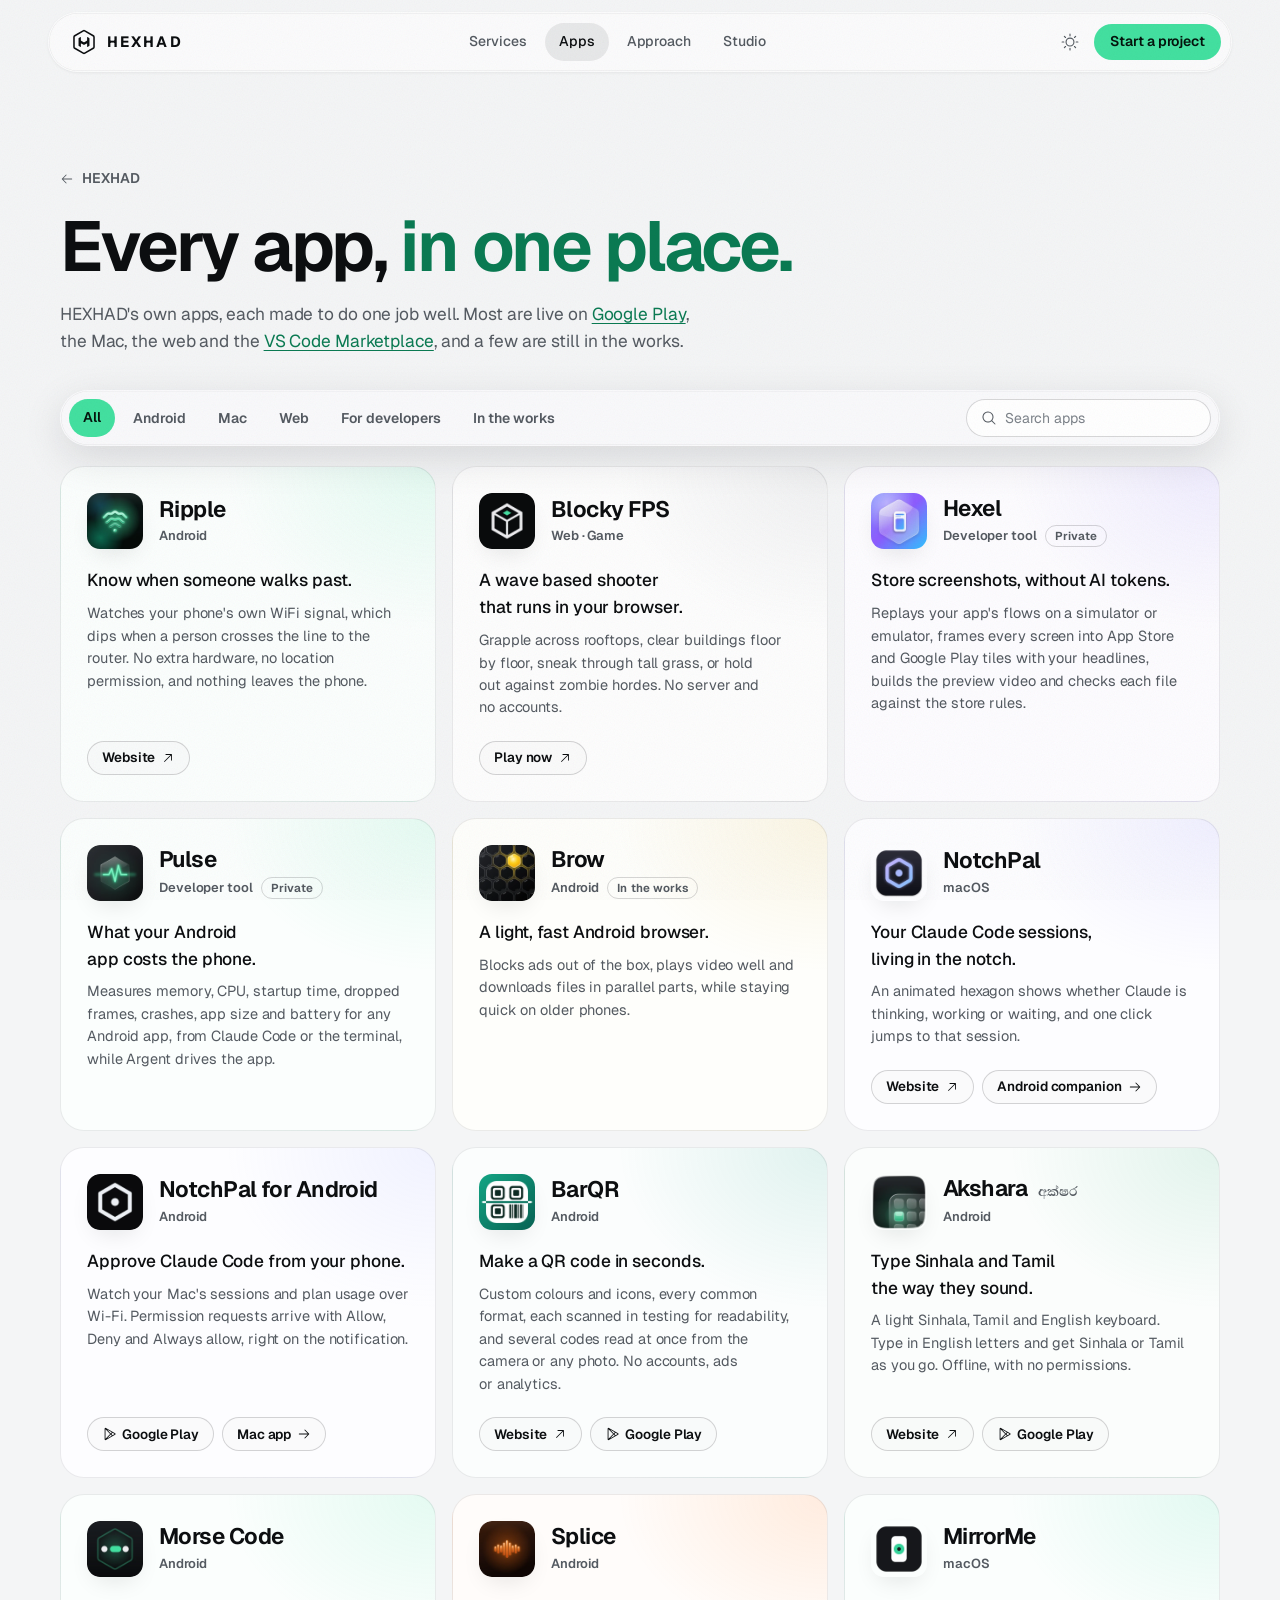
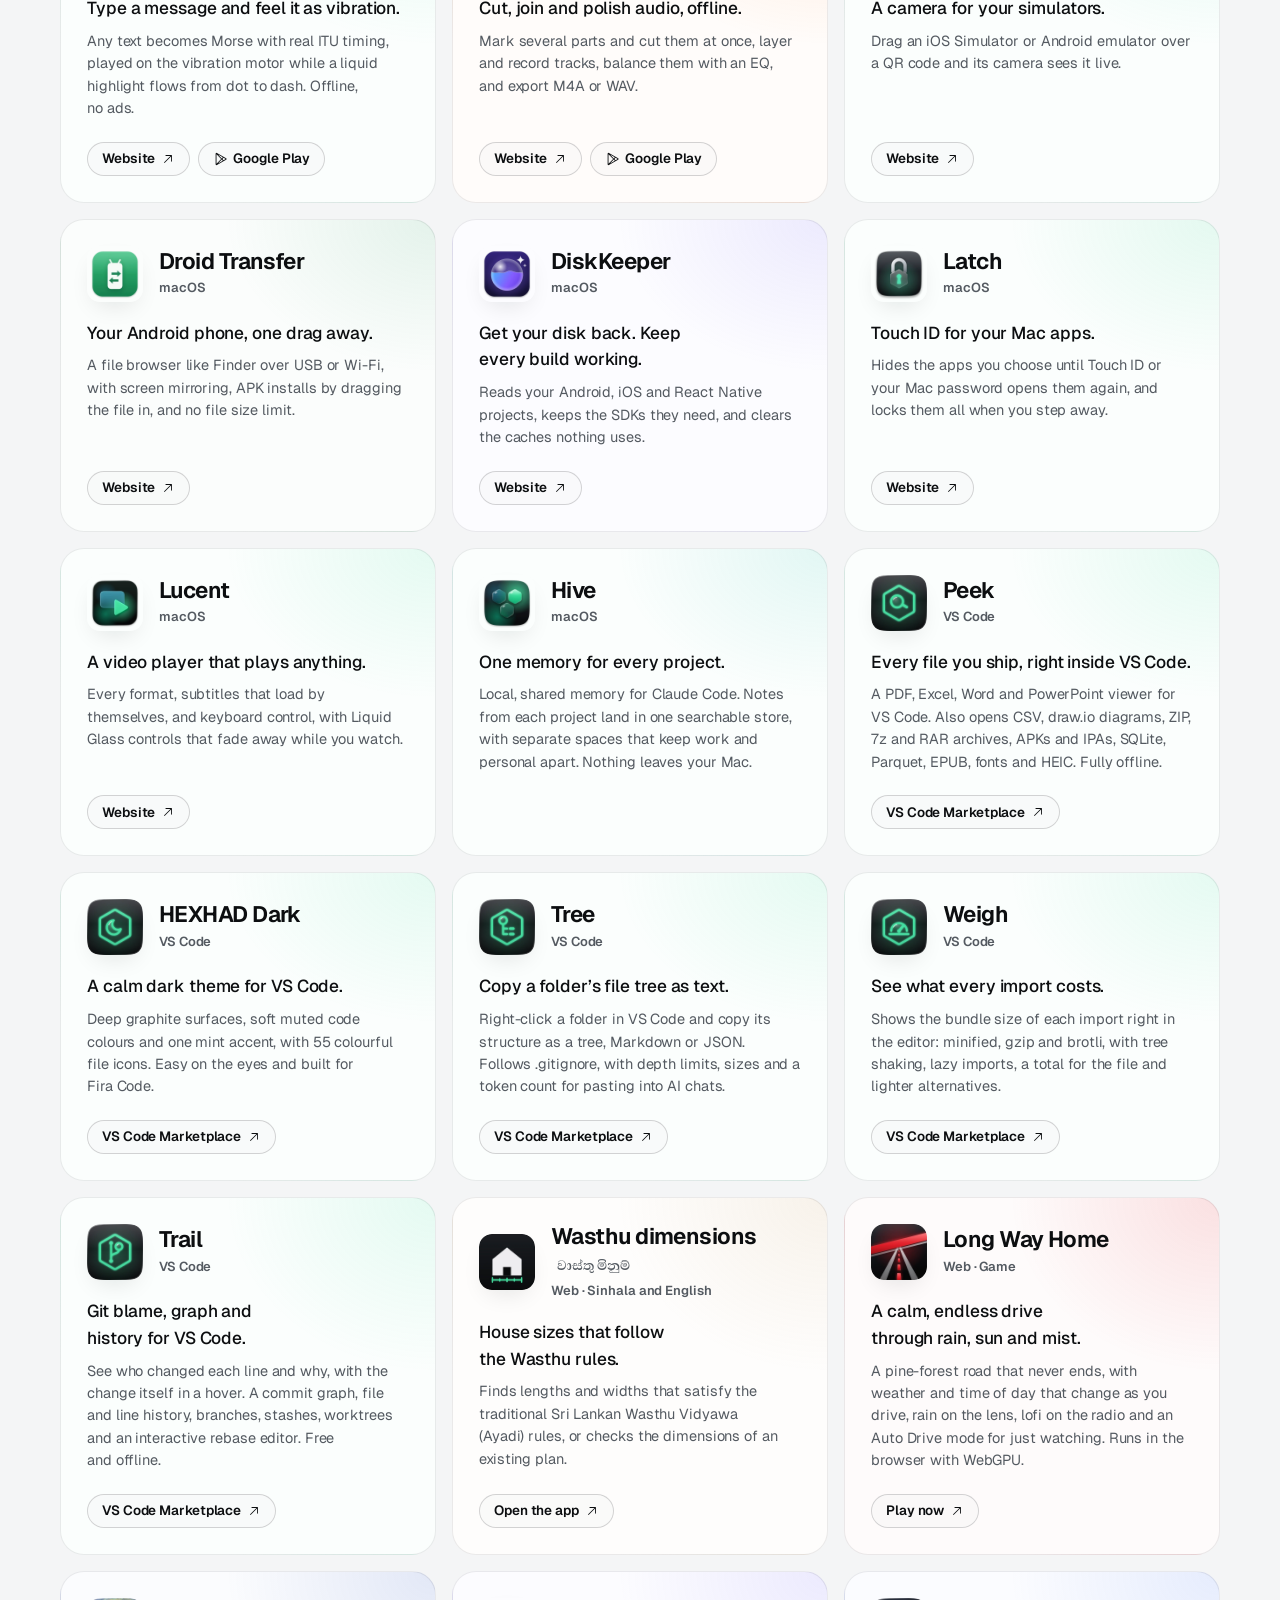
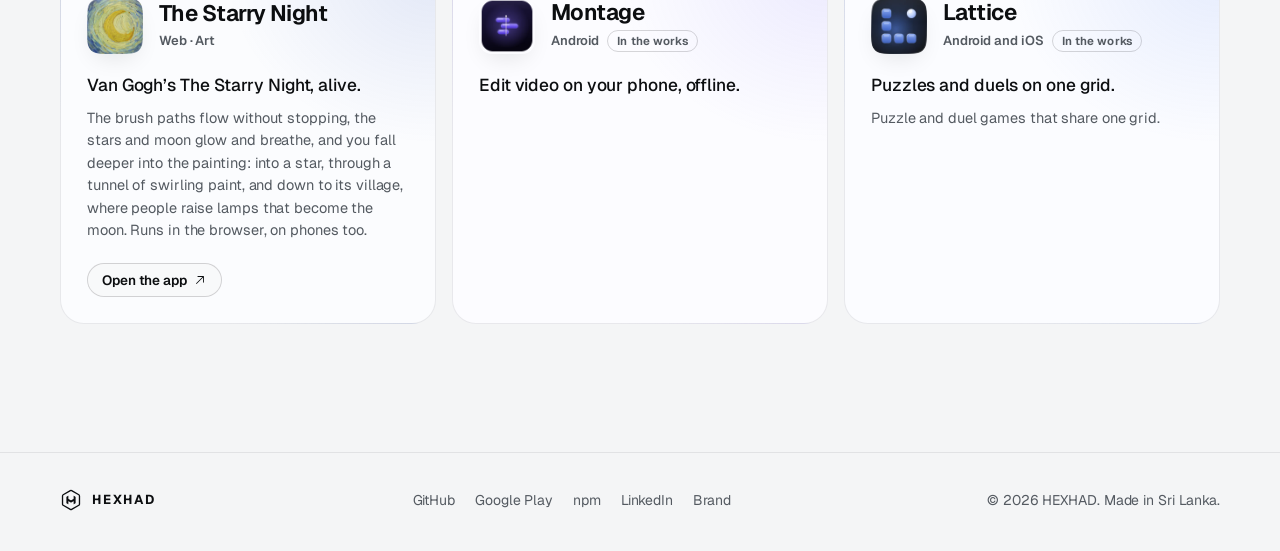
<file: apps/index.html>
<!DOCTYPE html>
<html lang="en">
<head>
<meta charset="UTF-8">
<meta name="viewport" content="width=device-width, initial-scale=1.0, viewport-fit=cover">
<title>HEXHAD Apps | Android, Mac, Web and VS Code Apps</title>
<meta name="description" content="Every app HEXHAD has made: Android apps on Google Play, Mac utilities, web apps and VS Code extensions, plus the ones still in the works.">
<meta name="author" content="Hashan Dharmapriya">
<meta name="robots" content="index, follow, max-image-preview:large">
<link rel="canonical" href="https://hexhad.github.io/apps/">
<meta name="theme-color" content="#0a0b0d">
<meta name="color-scheme" content="dark light">
<link rel="manifest" href="../site.webmanifest">
<meta property="og:type" content="website">
<meta property="og:site_name" content="HEXHAD">
<meta property="og:url" content="https://hexhad.github.io/apps/">
<meta property="og:title" content="HEXHAD Apps | Android, Mac, Web and VS Code Apps">
<meta property="og:description" content="Android apps on Google Play, Mac utilities, browser games and a VS Code file viewer from HEXHAD, an independent studio in Sri Lanka that puts mobile first.">
<meta property="og:locale" content="en_US">
<meta property="og:image" content="https://hexhad.github.io/docs/img/og.png">
<meta property="og:image:width" content="1200">
<meta property="og:image:height" content="630">
<meta property="og:image:alt" content="HEXHAD: tools for people who ship apps">
<meta name="twitter:card" content="summary_large_image">
<meta name="twitter:title" content="HEXHAD Apps | Android, Mac, Web and VS Code Apps">
<meta name="twitter:description" content="Android apps on Google Play, Mac utilities, browser games and a VS Code file viewer from HEXHAD, an independent studio in Sri Lanka that puts mobile first.">
<meta name="twitter:image" content="https://hexhad.github.io/docs/img/og.png">
<script type="application/ld+json">
{
  "@context": "https://schema.org",
  "@graph": [
    {
      "@type": "CollectionPage",
      "@id": "https://hexhad.github.io/apps/#page",
      "name": "HEXHAD Apps | Android, Mac, Web and VS Code Apps",
      "description": "Every app HEXHAD has made: Android apps on Google Play, Mac utilities, web apps and VS Code extensions, plus the ones still in the works.",
      "url": "https://hexhad.github.io/apps/",
      "inLanguage": "en",
      "dateModified": "2026-11-27",
      "isPartOf": {
        "@id": "https://hexhad.github.io/#website"
      },
      "publisher": {
        "@id": "https://hexhad.github.io/#org"
      },
      "breadcrumb": {
        "@id": "https://hexhad.github.io/apps/#breadcrumb"
      },
      "mainEntity": {
        "@id": "https://hexhad.github.io/apps/#list"
      }
    },
    {
      "@type": "BreadcrumbList",
      "@id": "https://hexhad.github.io/apps/#breadcrumb",
      "itemListElement": [
        {
          "@type": "ListItem",
          "position": 1,
          "name": "HEXHAD",
          "item": "https://hexhad.github.io/"
        },
        {
          "@type": "ListItem",
          "position": 2,
          "name": "Apps",
          "item": "https://hexhad.github.io/apps/"
        }
      ]
    },
    {
      "@type": "ItemList",
      "@id": "https://hexhad.github.io/apps/#list",
      "name": "HEXHAD apps",
      "numberOfItems": 27,
      "itemListElement": [
        {
          "@type": "ListItem",
          "position": 1,
          "name": "Ripple",
          "url": "https://hexhad.github.io/apps/#p-ripple",
          "description": "Know when someone walks past. Watches your phone's own WiFi signal, which dips when a person crosses the line to the router. No extra hardware, no location permission, and nothing leaves the phone."
        },
        {
          "@type": "ListItem",
          "position": 2,
          "name": "Blocky FPS",
          "url": "https://hexhad.github.io/apps/#p-blocky-fps",
          "description": "A wave based shooter that runs in your browser. Grapple across rooftops, clear buildings floor by floor, sneak through tall grass, or hold out against zombie hordes. No server and no accounts."
        },
        {
          "@type": "ListItem",
          "position": 3,
          "name": "Hexel",
          "url": "https://hexhad.github.io/apps/#p-hexel",
          "description": "Store screenshots, without AI tokens. Replays your app's flows on a simulator or emulator, frames every screen into App Store and Google Play tiles with your headlines, builds the preview video and checks each file against the store rules."
        },
        {
          "@type": "ListItem",
          "position": 4,
          "name": "Pulse",
          "url": "https://hexhad.github.io/apps/#p-pulse",
          "description": "What your Android app costs the phone. Measures memory, CPU, startup time, dropped frames, crashes, app size and battery for any Android app, from Claude Code or the terminal, while Argent drives the app."
        },
        {
          "@type": "ListItem",
          "position": 5,
          "name": "Brow",
          "url": "https://hexhad.github.io/apps/#p-brow",
          "description": "A light, fast Android browser. Blocks ads out of the box, plays video well and downloads files in parallel parts, while staying quick on older phones."
        },
        {
          "@type": "ListItem",
          "position": 6,
          "name": "NotchPal",
          "url": "https://hexhad.github.io/apps/#p-notchpal",
          "description": "Your Claude Code sessions, living in the notch. An animated hexagon shows whether Claude is thinking, working or waiting, and one click jumps to that session."
        },
        {
          "@type": "ListItem",
          "position": 7,
          "name": "NotchPal for Android",
          "url": "https://hexhad.github.io/apps/#p-notchpal-android",
          "description": "Approve Claude Code from your phone. Watch your Mac's sessions and plan usage over Wi-Fi. Permission requests arrive with Allow, Deny and Always allow, right on the notification."
        },
        {
          "@type": "ListItem",
          "position": 8,
          "name": "BarQR",
          "url": "https://hexhad.github.io/apps/#p-barqr",
          "description": "Make a QR code in seconds. Custom colours and icons, every common format, each scanned in testing for readability, and several codes read at once from the camera or any photo. No accounts, ads or analytics."
        },
        {
          "@type": "ListItem",
          "position": 9,
          "name": "Akshara",
          "url": "https://hexhad.github.io/apps/#p-akshara",
          "description": "Type Sinhala and Tamil the way they sound. A light Sinhala, Tamil and English keyboard. Type in English letters and get Sinhala or Tamil as you go. Offline, with no permissions."
        },
        {
          "@type": "ListItem",
          "position": 10,
          "name": "Morse Code",
          "url": "https://hexhad.github.io/apps/#p-morse",
          "description": "Type a message and feel it as vibration. Any text becomes Morse with real ITU timing, played on the vibration motor while a liquid highlight flows from dot to dash. Offline, no ads."
        },
        {
          "@type": "ListItem",
          "position": 11,
          "name": "Splice",
          "url": "https://hexhad.github.io/apps/#p-splice",
          "description": "Cut, join and polish audio, offline. Mark several parts and cut them at once, layer and record tracks, balance them with an EQ, and export M4A or WAV."
        },
        {
          "@type": "ListItem",
          "position": 12,
          "name": "MirrorMe",
          "url": "https://hexhad.github.io/apps/#p-mirror",
          "description": "A camera for your simulators. Drag an iOS Simulator or Android emulator over a QR code and its camera sees it live."
        },
        {
          "@type": "ListItem",
          "position": 13,
          "name": "Droid Transfer",
          "url": "https://hexhad.github.io/apps/#p-droid",
          "description": "Your Android phone, one drag away. A file browser like Finder over USB or Wi-Fi, with screen mirroring, APK installs by dragging the file in, and no file size limit."
        },
        {
          "@type": "ListItem",
          "position": 14,
          "name": "DiskKeeper",
          "url": "https://hexhad.github.io/apps/#p-diskkeeper",
          "description": "Get your disk back. Keep every build working. Reads your Android, iOS and React Native projects, keeps the SDKs they need, and clears the caches nothing uses."
        },
        {
          "@type": "ListItem",
          "position": 15,
          "name": "Latch",
          "url": "https://hexhad.github.io/apps/#p-latch",
          "description": "Touch ID for your Mac apps. Hides the apps you choose until Touch ID or your Mac password opens them again, and locks them all when you step away."
        },
        {
          "@type": "ListItem",
          "position": 16,
          "name": "Lucent",
          "url": "https://hexhad.github.io/apps/#p-lucent",
          "description": "A video player that plays anything. Every format, subtitles that load by themselves, and keyboard control, with Liquid Glass controls that fade away while you watch."
        },
        {
          "@type": "ListItem",
          "position": 17,
          "name": "Hive",
          "url": "https://hexhad.github.io/apps/#p-hive",
          "description": "One memory for every project. Local, shared memory for Claude Code. Notes from each project land in one searchable store, with separate spaces that keep work and personal apart. Nothing leaves your Mac."
        },
        {
          "@type": "ListItem",
          "position": 18,
          "name": "Peek",
          "url": "https://hexhad.github.io/apps/#p-peek",
          "description": "Every file you ship, right inside VS Code. A PDF, Excel, Word and PowerPoint viewer for VS Code. Also opens CSV, draw.io diagrams, ZIP, 7z and RAR archives, APKs and IPAs, SQLite, Parquet, EPUB, fonts and HEIC. Fully offline."
        },
        {
          "@type": "ListItem",
          "position": 19,
          "name": "HEXHAD Dark",
          "url": "https://hexhad.github.io/apps/#p-hexhad-dark",
          "description": "A calm dark theme for VS Code. Deep graphite surfaces, soft muted code colours and one mint accent, with 55 colourful file icons. Easy on the eyes and built for Fira Code."
        },
        {
          "@type": "ListItem",
          "position": 20,
          "name": "Tree",
          "url": "https://hexhad.github.io/apps/#p-tree",
          "description": "Copy a folder’s file tree as text. Right-click a folder in VS Code and copy its structure as a tree, Markdown or JSON. Follows .gitignore, with depth limits, sizes and a token count for pasting into AI chats."
        },
        {
          "@type": "ListItem",
          "position": 21,
          "name": "Weigh",
          "url": "https://hexhad.github.io/apps/#p-weigh",
          "description": "See what every import costs. Shows the bundle size of each import right in the editor: minified, gzip and brotli, with tree shaking, lazy imports, a total for the file and lighter alternatives."
        },
        {
          "@type": "ListItem",
          "position": 22,
          "name": "Trail",
          "url": "https://hexhad.github.io/apps/#p-trail",
          "description": "Git blame, graph and history for VS Code. See who changed each line and why, with the change itself in a hover. A commit graph, file and line history, branches, stashes, worktrees and an interactive rebase editor. Free and offline."
        },
        {
          "@type": "ListItem",
          "position": 23,
          "name": "Wasthu dimensions",
          "url": "https://hexhad.github.io/apps/#p-wasthu",
          "description": "House sizes that follow the Wasthu rules. Finds lengths and widths that satisfy the traditional Sri Lankan Wasthu Vidyawa (Ayadi) rules, or checks the dimensions of an existing plan."
        },
        {
          "@type": "ListItem",
          "position": 24,
          "name": "Long Way Home",
          "url": "https://hexhad.github.io/apps/#p-long-way-home",
          "description": "A calm, endless drive through rain, sun and mist. A pine-forest road that never ends, with weather and time of day that change as you drive, rain on the lens, lofi on the radio and an Auto Drive mode for just watching. Runs in the browser with WebGPU."
        },
        {
          "@type": "ListItem",
          "position": 25,
          "name": "The Starry Night",
          "url": "https://hexhad.github.io/apps/#p-starry-night",
          "description": "Van Gogh’s The Starry Night, alive. The brush paths flow without stopping, the stars and moon glow and breathe, and you fall deeper into the painting: into a star, through a tunnel of swirling paint, and down to its village, where people raise lamps that become the moon. Runs in the browser, on phones too."
        },
        {
          "@type": "ListItem",
          "position": 26,
          "name": "Montage",
          "url": "https://hexhad.github.io/apps/#p-montage",
          "description": "Edit video on your phone, offline."
        },
        {
          "@type": "ListItem",
          "position": 27,
          "name": "Lattice",
          "url": "https://hexhad.github.io/apps/#p-lattice",
          "description": "Puzzles and duels on one grid. Puzzle and duel games that share one grid."
        }
      ]
    }
  ]
}
</script>
<link rel="icon" type="image/svg+xml" href="../src/brand/favicon.svg">
<link rel="icon" type="image/png" href="../src/favicon.png">
<link rel="apple-touch-icon" href="../src/apple-touch-icon.png">
<link rel="preconnect" href="https://fonts.googleapis.com">
<link rel="preconnect" href="https://fonts.gstatic.com" crossorigin>
<link rel="stylesheet" href="https://fonts.googleapis.com/css2?family=Geist:wght@400..700&family=Abhaya+Libre:wght@500;600&display=swap">
<link rel="stylesheet" href="../css/hexhad.css?v=50">
<script>
// Theme before first paint: saved choice, else the system appearance, else dark.
(function () {
  var d = document.documentElement, t = null;
  d.classList.add('js');
  try { t = localStorage.getItem('theme'); } catch (e) {}
  if (t !== 'light' && t !== 'dark') t = matchMedia('(prefers-color-scheme: light)').matches ? 'light' : 'dark';
  d.dataset.theme = t;
  document.querySelector('meta[name="theme-color"]').content = t === 'light' ? '#f4f5f6' : '#0a0b0d';
})();
</script>
</head>
<body class="page-apps">
<svg width="0" height="0" style="position:absolute" aria-hidden="true" focusable="false">
  <symbol id="hexhad-mark" viewBox="0 0 100 100"><path fill="none" stroke="currentColor" stroke-width="6" d="M53.03 7.25L85.51 26.00Q88.54 27.75 88.54 31.25L88.54 68.75Q88.54 72.25 85.51 74.00L53.03 92.75Q50.00 94.50 46.97 92.75L14.49 74.00Q11.46 72.25 11.46 68.75L11.46 31.25Q11.46 27.75 14.49 26.00L46.97 7.25Q50.00 5.50 53.03 7.25Z"/><path fill="currentColor" d="M30.04 35.00L36.96 31.00Q38.00 30.40 38.00 31.60L38.00 43.30Q38.00 44.50 39.04 45.10L48.96 50.83Q50.00 51.43 51.04 50.83L60.96 45.10Q62.00 44.50 62.00 43.30L62.00 31.60Q62.00 30.40 63.04 31.00L69.96 35.00Q71.00 35.60 71.00 36.80L71.00 63.20Q71.00 64.40 69.96 65.00L63.04 69.00Q62.00 69.60 62.00 68.40L62.00 55.90Q62.00 54.70 60.96 55.30L51.04 61.03Q50.00 61.63 48.96 61.03L39.04 55.30Q38.00 54.70 38.00 55.90L38.00 68.40Q38.00 69.60 36.96 69.00L30.04 65.00Q29.00 64.40 29.00 63.20L29.00 36.80Q29.00 35.60 30.04 35.00Z"/></symbol>
  <symbol id="i-arrow-right" viewBox="0 0 256 256"><path d="M221.66,133.66l-72,72a8,8,0,0,1-11.32-11.32L196.69,136H40a8,8,0,0,1,0-16H196.69L138.34,61.66a8,8,0,0,1,11.32-11.32l72,72A8,8,0,0,1,221.66,133.66Z"/></symbol>
  <symbol id="i-arrow-up-right" viewBox="0 0 256 256"><path d="M200,64V168a8,8,0,0,1-16,0V83.31L69.66,197.66a8,8,0,0,1-11.32-11.32L172.69,72H88a8,8,0,0,1,0-16H192A8,8,0,0,1,200,64Z"/></symbol>
  <symbol id="i-sun" viewBox="0 0 256 256"><path d="M120,40V16a8,8,0,0,1,16,0V40a8,8,0,0,1-16,0Zm72,88a64,64,0,1,1-64-64A64.07,64.07,0,0,1,192,128Zm-16,0a48,48,0,1,0-48,48A48.05,48.05,0,0,0,176,128ZM58.34,69.66A8,8,0,0,0,69.66,58.34l-16-16A8,8,0,0,0,42.34,53.66Zm0,116.68-16,16a8,8,0,0,0,11.32,11.32l16-16a8,8,0,0,0-11.32-11.32ZM192,72a8,8,0,0,0,5.66-2.34l16-16a8,8,0,0,0-11.32-11.32l-16,16A8,8,0,0,0,192,72Zm5.66,114.34a8,8,0,0,0-11.32,11.32l16,16a8,8,0,0,0,11.32-11.32ZM48,128a8,8,0,0,0-8-8H16a8,8,0,0,0,0,16H40A8,8,0,0,0,48,128Zm80,80a8,8,0,0,0-8,8v24a8,8,0,0,0,16,0V216A8,8,0,0,0,128,208Zm112-88H216a8,8,0,0,0,0,16h24a8,8,0,0,0,0-16Z"/></symbol>
  <symbol id="i-moon" viewBox="0 0 256 256"><path d="M233.54,142.23a8,8,0,0,0-8-2,88.08,88.08,0,0,1-109.8-109.8,8,8,0,0,0-10-10,104.84,104.84,0,0,0-52.91,37A104,104,0,0,0,136,224a103.09,103.09,0,0,0,62.52-20.88,104.84,104.84,0,0,0,37-52.91A8,8,0,0,0,233.54,142.23ZM188.9,190.34A88,88,0,0,1,65.66,67.11a89,89,0,0,1,31.4-26A106,106,0,0,0,96,56,104.11,104.11,0,0,0,200,160a106,106,0,0,0,14.92-1.06A89,89,0,0,1,188.9,190.34Z"/></symbol>
  <symbol id="i-google-play-logo" viewBox="0 0 256 256"><path d="M239.82,114.19,72,18.16a16,16,0,0,0-16.12,0A15.68,15.68,0,0,0,48,31.87V224.13a15.68,15.68,0,0,0,7.92,13.67,16,16,0,0,0,16.12,0l167.78-96a15.75,15.75,0,0,0,0-27.62ZM64,212.67V43.33L148.69,128Zm96-73.36,18.92,18.92-88.5,50.66ZM90.4,47.1l88.53,50.67L160,116.69ZM193.31,150l-22-22,22-22,38.43,22Z"/></symbol>
  <symbol id="i-magnifying-glass" viewBox="0 0 256 256"><path d="M229.66,218.34l-50.07-50.06a88.11,88.11,0,1,0-11.31,11.31l50.06,50.07a8,8,0,0,0,11.32-11.32ZM40,112a72,72,0,1,1,72,72A72.08,72.08,0,0,1,40,112Z"/></symbol>
</svg>

<a class="skip-link" href="#main">Skip to content</a>

<header class="nav glass">
  <a class="brand" href="../" aria-label="HEXHAD home"><svg class="brand-mark" aria-hidden="true"><use href="#hexhad-mark"/></svg>HEXHAD</a>
  <nav class="nav-links" aria-label="Sections">
    <a href="../#services">Services</a>
    <a href="./" aria-current="true">Apps</a>
    <a href="../#principles">Approach</a>
    <a href="../#studio">Studio</a>
  </nav>
  <div class="nav-actions">
    <button class="icon-btn" type="button" data-theme-toggle aria-label="Switch to light appearance"><span class="ic ic-swap" aria-hidden="true"><svg class="ic-off"><use href="#i-moon"/></svg><svg class="ic-on"><use href="#i-sun"/></svg></span></button>
    <a class="btn btn-primary btn-sm" href="../#contact">Start a project</a>
  </div>
</header>

<nav class="tabbar glass" aria-label="Sections">
  <span class="tab-pill" aria-hidden="true"></span>
  <a href="../">Home</a>
  <a href="./" aria-current="true">Apps</a>
  <a href="../#studio">Studio</a>
  <a href="../#contact">Contact</a>
</nav>

<main id="main">
  <section class="section catalog" aria-labelledby="apps-title">
    <div class="wrap">
      <div class="section-head">
        <a class="back-link" href="../#products"><span class="ic" aria-hidden="true"><svg style="transform:scaleX(-1)"><use href="#i-arrow-right"/></svg></span>HEXHAD</a>
        <h1 class="h2" id="apps-title">Every app, <em>in one place.</em></h1>
        <p class="lede">HEXHAD&apos;s own apps, each made to do one job well. Most are live on <a class="inline-link" href="https://play.google.com/store/apps/dev?id=8754092113554492303" target="_blank" rel="noopener">Google Play</a>, the Mac, the web and the <a class="inline-link" href="https://marketplace.visualstudio.com/items?itemName=hexhad.peek-document-viewer" target="_blank" rel="noopener">VS Code Marketplace</a>, and a few are still in the works.</p>
      </div>

      <div class="catalog-bar glass" role="search">
        <div class="filters" role="group" aria-label="Filter apps">
          <button type="button" class="filter" data-filter="all" aria-pressed="true">All</button>
          <button type="button" class="filter" data-filter="android" aria-pressed="false">Android</button>
          <button type="button" class="filter" data-filter="mac" aria-pressed="false">Mac</button>
          <button type="button" class="filter" data-filter="web" aria-pressed="false">Web</button>
          <button type="button" class="filter" data-filter="dev" aria-pressed="false">For developers</button>
          <button type="button" class="filter" data-filter="soon" aria-pressed="false">In the works</button>
        </div>
        <label class="search">
          <span class="ic" aria-hidden="true"><svg><use href="#i-magnifying-glass"/></svg></span>
          <span class="sr-only">Search apps</span>
          <input type="search" placeholder="Search apps" autocomplete="off" spellcheck="false" data-search-input>
        </label>
      </div>

      <div class="apps-grid">
        <article class="app spot" id="p-ripple" data-tags="android" data-search="ripple  android know when someone walks past. watches your phone&#x27;s own wifi signal, which dips when a person crosses the line to the router. no extra hardware, no location permission, and nothing leaves the phone." style="--tint:#43e0a0">
          <div class="app-head">
            <img class="app-icon" src="../src/products/ripple-icon.webp" alt="" width="56" height="56" loading="lazy">
            <div>
              <h2 class="app-name">Ripple</h2>
              <div class="app-meta">Android</div>
            </div>
          </div>
          <p class="prod-tag">Know when someone walks past.</p>
          <p class="prod-desc">Watches your phone&apos;s own WiFi signal, which dips when a person crosses the line to the router. No extra hardware, no location permission, and nothing leaves the phone.</p>
          <div class="prod-links">
            <a class="chip-link" href="https://ripple-web-eight.vercel.app/" target="_blank" rel="noopener">Website <span class="ic" aria-hidden="true"><svg><use href="#i-arrow-up-right"/></svg></span></a>
          </div>
        </article>

        <article class="app spot" id="p-blocky-fps" data-tags="web" data-search="blocky fps  web · game a wave based shooter that runs in your browser. grapple across rooftops, clear buildings floor by floor, sneak through tall grass, or hold out against zombie hordes. no server and no accounts." style="--tint:#8a9099">
          <div class="app-head">
            <img class="app-icon" src="../src/products/blockyfps-icon.webp" alt="" width="56" height="56" loading="lazy">
            <div>
              <h2 class="app-name">Blocky FPS</h2>
              <div class="app-meta">Web &middot; Game</div>
            </div>
          </div>
          <p class="prod-tag">A wave based shooter that runs in your browser.</p>
          <p class="prod-desc">Grapple across rooftops, clear buildings floor by floor, sneak through tall grass, or hold out against zombie hordes. No server and no accounts.</p>
          <div class="prod-links">
            <a class="chip-link" href="https://blocky-fps.vercel.app/" target="_blank" rel="noopener">Play now <span class="ic" aria-hidden="true"><svg><use href="#i-arrow-up-right"/></svg></span></a>
          </div>
        </article>

        <article class="app spot" id="p-hexel" data-tags="dev" data-search="hexel  developer tool store screenshots, without ai tokens. replays your app&#x27;s flows on a simulator or emulator, frames every screen into app store and google play tiles with your headlines, builds the preview video and checks each file against the store rules." style="--tint:#8b7cf6">
          <div class="app-head">
            <img class="app-icon" src="../src/products/hexel-icon.webp" alt="" width="56" height="56" loading="lazy">
            <div>
              <h2 class="app-name">Hexel</h2>
              <div class="app-meta">Developer tool<span class="app-badge" data-kind="private">Private</span></div>
            </div>
          </div>
          <p class="prod-tag">Store screenshots, without AI tokens.</p>
          <p class="prod-desc">Replays your app&apos;s flows on a simulator or emulator, frames every screen into App Store and Google Play tiles with your headlines, builds the preview video and checks each file against the store rules.</p>
        </article>

        <article class="app spot" id="p-pulse" data-tags="dev android" data-search="pulse  developer tool what your android app costs the phone. measures memory, cpu, startup time, dropped frames, crashes, app size and battery for any android app, from claude code or the terminal, while argent drives the app." style="--tint:#43e0a0">
          <div class="app-head">
            <img class="app-icon" src="../src/products/pulse-icon.webp" alt="" width="56" height="56" loading="lazy">
            <div>
              <h2 class="app-name">Pulse</h2>
              <div class="app-meta">Developer tool<span class="app-badge" data-kind="private">Private</span></div>
            </div>
          </div>
          <p class="prod-tag">What your Android app costs the phone.</p>
          <p class="prod-desc">Measures memory, CPU, startup time, dropped frames, crashes, app size and battery for any Android app, from Claude Code or the terminal, while Argent drives the app.</p>
        </article>

        <article class="app spot" id="p-brow" data-tags="android soon" data-search="brow  android a light, fast android browser. blocks ads out of the box, plays video well and downloads files in parallel parts, while staying quick on older phones." style="--tint:#e0b43c">
          <div class="app-head">
            <img class="app-icon" src="../src/products/brow-icon.webp" alt="" width="56" height="56" loading="lazy">
            <div>
              <h2 class="app-name">Brow</h2>
              <div class="app-meta">Android<span class="app-badge" data-kind="in">In the works</span></div>
            </div>
          </div>
          <p class="prod-tag">A light, fast Android browser.</p>
          <p class="prod-desc">Blocks ads out of the box, plays video well and downloads files in parallel parts, while staying quick on older phones.</p>
        </article>

        <article class="app spot" id="p-notchpal" data-tags="mac dev" data-search="notchpal  macos your claude code sessions, living in the notch. an animated hexagon shows whether claude is thinking, working or waiting, and one click jumps to that session." style="--tint:#8f8cff">
          <div class="app-head">
            <img class="app-icon" src="../src/products/notchpal-icon.webp" alt="" width="56" height="56" loading="lazy">
            <div>
              <h2 class="app-name">NotchPal</h2>
              <div class="app-meta">macOS</div>
            </div>
          </div>
          <p class="prod-tag">Your Claude Code sessions, living in the notch.</p>
          <p class="prod-desc">An animated hexagon shows whether Claude is thinking, working or waiting, and one click jumps to that session.</p>
          <div class="prod-links">
            <a class="chip-link" href="https://notch-pal-nine.vercel.app/" target="_blank" rel="noopener">Website <span class="ic" aria-hidden="true"><svg><use href="#i-arrow-up-right"/></svg></span></a>
            <a class="chip-link" href="#p-notchpal-android">Android companion <span class="ic" aria-hidden="true"><svg><use href="#i-arrow-right"/></svg></span></a>
          </div>
        </article>

        <article class="app spot" id="p-notchpal-android" data-tags="android dev" data-search="notchpal for android  android approve claude code from your phone. watch your mac&#x27;s sessions and plan usage over wi-fi. permission requests arrive with allow, deny and always allow, right on the notification." style="--tint:#9aa7ff">
          <div class="app-head">
            <img class="app-icon" src="../src/products/notchpal-android-icon.webp" alt="" width="56" height="56" loading="lazy">
            <div>
              <h2 class="app-name">NotchPal for Android</h2>
              <div class="app-meta">Android</div>
            </div>
          </div>
          <p class="prod-tag">Approve Claude Code from your phone.</p>
          <p class="prod-desc">Watch your Mac&apos;s sessions and plan usage over Wi-Fi. Permission requests arrive with Allow, Deny and Always allow, right on the notification.</p>
          <div class="prod-links">
            <a class="chip-link" href="https://play.google.com/store/apps/details?id=com.hexhad.notchpal" target="_blank" rel="noopener"><span class="ic" aria-hidden="true"><svg><use href="#i-google-play-logo"/></svg></span>Google Play</a>
            <a class="chip-link" href="#p-notchpal">Mac app <span class="ic" aria-hidden="true"><svg><use href="#i-arrow-right"/></svg></span></a>
          </div>
        </article>

        <article class="app spot" id="p-barqr" data-tags="android" data-search="barqr  android make a qr code in seconds. custom colours and icons, every common format, each scanned in testing for readability, and several codes read at once from the camera or any photo. no accounts, ads or analytics." style="--tint:#1fa58a">
          <div class="app-head">
            <img class="app-icon" src="../src/products/barqr-icon.webp" alt="" width="56" height="56" loading="lazy">
            <div>
              <h2 class="app-name">BarQR</h2>
              <div class="app-meta">Android</div>
            </div>
          </div>
          <p class="prod-tag">Make a QR code in seconds.</p>
          <p class="prod-desc">Custom colours and icons, every common format, each scanned in testing for readability, and several codes read at once from the camera or any photo. No accounts, ads or analytics.</p>
          <div class="prod-links">
            <a class="chip-link" href="https://barqr-site.vercel.app/" target="_blank" rel="noopener">Website <span class="ic" aria-hidden="true"><svg><use href="#i-arrow-up-right"/></svg></span></a>
            <a class="chip-link" href="https://play.google.com/store/apps/details?id=com.hexhad.barqr" target="_blank" rel="noopener"><span class="ic" aria-hidden="true"><svg><use href="#i-google-play-logo"/></svg></span>Google Play</a>
          </div>
        </article>

        <article class="app spot" id="p-akshara" data-tags="android" data-search="akshara අක්ෂර android type sinhala and tamil the way they sound. a light sinhala, tamil and english keyboard. type in english letters and get sinhala or tamil as you go. offline, with no permissions." style="--tint:#2fae7a">
          <div class="app-head">
            <img class="app-icon" src="../src/products/akshara-icon.webp" alt="" width="56" height="56" loading="lazy">
            <div>
              <h2 class="app-name">Akshara <span lang="si" class="prod-alt">අක්ෂර</span></h2>
              <div class="app-meta">Android</div>
            </div>
          </div>
          <p class="prod-tag">Type Sinhala and Tamil the way they sound.</p>
          <p class="prod-desc">A light Sinhala, Tamil and English keyboard. Type in English letters and get Sinhala or Tamil as you go. Offline, with no permissions.</p>
          <div class="prod-links">
            <a class="chip-link" href="https://akshara-keyboard.vercel.app/" target="_blank" rel="noopener">Website <span class="ic" aria-hidden="true"><svg><use href="#i-arrow-up-right"/></svg></span></a>
            <a class="chip-link" href="https://play.google.com/store/apps/details?id=com.hexhad.akshara" target="_blank" rel="noopener"><span class="ic" aria-hidden="true"><svg><use href="#i-google-play-logo"/></svg></span>Google Play</a>
          </div>
        </article>

        <article class="app spot" id="p-morse" data-tags="android" data-search="morse code  android type a message and feel it as vibration. any text becomes morse with real itu timing, played on the vibration motor while a liquid highlight flows from dot to dash. offline, no ads." style="--tint:#43e0a0">
          <div class="app-head">
            <img class="app-icon" src="../src/products/morse-icon.webp" alt="" width="56" height="56" loading="lazy">
            <div>
              <h2 class="app-name">Morse Code</h2>
              <div class="app-meta">Android</div>
            </div>
          </div>
          <p class="prod-tag">Type a message and feel it as vibration.</p>
          <p class="prod-desc">Any text becomes Morse with real ITU timing, played on the vibration motor while a liquid highlight flows from dot to dash. Offline, no ads.</p>
          <div class="prod-links">
            <a class="chip-link" href="https://hexhad.github.io/morsecode-web/" target="_blank" rel="noopener">Website <span class="ic" aria-hidden="true"><svg><use href="#i-arrow-up-right"/></svg></span></a>
            <a class="chip-link" href="https://play.google.com/store/apps/details?id=com.hexhad.morsecode" target="_blank" rel="noopener"><span class="ic" aria-hidden="true"><svg><use href="#i-google-play-logo"/></svg></span>Google Play</a>
          </div>
        </article>

        <article class="app spot" id="p-splice" data-tags="android" data-search="splice  android cut, join and polish audio, offline. mark several parts and cut them at once, layer and record tracks, balance them with an eq, and export m4a or wav." style="--tint:#ff7716">
          <div class="app-head">
            <img class="app-icon" src="../src/products/splice-icon.webp" alt="" width="56" height="56" loading="lazy">
            <div>
              <h2 class="app-name">Splice</h2>
              <div class="app-meta">Android</div>
            </div>
          </div>
          <p class="prod-tag">Cut, join and polish audio, offline.</p>
          <p class="prod-desc">Mark several parts and cut them at once, layer and record tracks, balance them with an EQ, and export M4A or WAV.</p>
          <div class="prod-links">
            <a class="chip-link" href="https://splice-web-one.vercel.app/" target="_blank" rel="noopener">Website <span class="ic" aria-hidden="true"><svg><use href="#i-arrow-up-right"/></svg></span></a>
            <a class="chip-link" href="https://play.google.com/store/apps/details?id=com.hexhad.splice" target="_blank" rel="noopener"><span class="ic" aria-hidden="true"><svg><use href="#i-google-play-logo"/></svg></span>Google Play</a>
          </div>
        </article>

        <article class="app spot" id="p-mirror" data-tags="mac dev" data-search="mirrorme  macos a camera for your simulators. drag an ios simulator or android emulator over a qr code and its camera sees it live." style="--tint:#33d69f">
          <div class="app-head">
            <img class="app-icon" src="../src/products/mirrorme-icon.webp" alt="" width="56" height="56" loading="lazy">
            <div>
              <h2 class="app-name">MirrorMe</h2>
              <div class="app-meta">macOS</div>
            </div>
          </div>
          <p class="prod-tag">A camera for your simulators.</p>
          <p class="prod-desc">Drag an iOS Simulator or Android emulator over a QR code and its camera sees it live.</p>
          <div class="prod-links">
            <a class="chip-link" href="https://mirror-me-web.vercel.app/" target="_blank" rel="noopener">Website <span class="ic" aria-hidden="true"><svg><use href="#i-arrow-up-right"/></svg></span></a>
          </div>
        </article>

        <article class="app spot" id="p-droid" data-tags="mac" data-search="droid transfer  macos your android phone, one drag away. a file browser like finder over usb or wi-fi, with screen mirroring, apk installs by dragging the file in, and no file size limit." style="--tint:#3fa66f">
          <div class="app-head">
            <img class="app-icon" src="../src/products/droidtransfer-icon.webp" alt="" width="56" height="56" loading="lazy">
            <div>
              <h2 class="app-name">Droid Transfer</h2>
              <div class="app-meta">macOS</div>
            </div>
          </div>
          <p class="prod-tag">Your Android phone, one drag away.</p>
          <p class="prod-desc">A file browser like Finder over USB or Wi-Fi, with screen mirroring, APK installs by dragging the file in, and no file size limit.</p>
          <div class="prod-links">
            <a class="chip-link" href="https://droid-transfer-web.vercel.app/" target="_blank" rel="noopener">Website <span class="ic" aria-hidden="true"><svg><use href="#i-arrow-up-right"/></svg></span></a>
          </div>
        </article>

        <article class="app spot" id="p-diskkeeper" data-tags="mac dev" data-search="diskkeeper  macos get your disk back. keep every build working. reads your android, ios and react native projects, keeps the sdks they need, and clears the caches nothing uses." style="--tint:#7c6cf2">
          <div class="app-head">
            <img class="app-icon" src="../src/products/diskkeeper-icon.webp" alt="" width="56" height="56" loading="lazy">
            <div>
              <h2 class="app-name">DiskKeeper</h2>
              <div class="app-meta">macOS</div>
            </div>
          </div>
          <p class="prod-tag">Get your disk back. Keep every build working.</p>
          <p class="prod-desc">Reads your Android, iOS and React Native projects, keeps the SDKs they need, and clears the caches nothing uses.</p>
          <div class="prod-links">
            <a class="chip-link" href="https://disk-keeper-web.vercel.app/" target="_blank" rel="noopener">Website <span class="ic" aria-hidden="true"><svg><use href="#i-arrow-up-right"/></svg></span></a>
          </div>
        </article>

        <article class="app spot" id="p-latch" data-tags="mac" data-search="latch  macos touch id for your mac apps. hides the apps you choose until touch id or your mac password opens them again, and locks them all when you step away." style="--tint:#3fd492">
          <div class="app-head">
            <img class="app-icon" src="../src/products/latch-icon.webp" alt="" width="56" height="56" loading="lazy">
            <div>
              <h2 class="app-name">Latch</h2>
              <div class="app-meta">macOS</div>
            </div>
          </div>
          <p class="prod-tag">Touch ID for your Mac apps.</p>
          <p class="prod-desc">Hides the apps you choose until Touch ID or your Mac password opens them again, and locks them all when you step away.</p>
          <div class="prod-links">
            <a class="chip-link" href="https://latch-web-weld.vercel.app/" target="_blank" rel="noopener">Website <span class="ic" aria-hidden="true"><svg><use href="#i-arrow-up-right"/></svg></span></a>
          </div>
        </article>

        <article class="app spot" id="p-lucent" data-tags="mac" data-search="lucent  macos a video player that plays anything. every format, subtitles that load by themselves, keyboard control and liquid glass controls that fade away while you watch. mkv mp4 avi subtitles srt ass." style="--tint:#43e0a0">
          <div class="app-head">
            <img class="app-icon" src="../src/products/lucent-icon.webp" alt="" width="56" height="56" loading="lazy">
            <div>
              <h2 class="app-name">Lucent</h2>
              <div class="app-meta">macOS</div>
            </div>
          </div>
          <p class="prod-tag">A video player that plays anything.</p>
          <p class="prod-desc">Every format, subtitles that load by themselves, and keyboard control, with Liquid Glass controls that fade away while you watch.</p>
          <div class="prod-links">
            <a class="chip-link" href="https://lucent-web-gules.vercel.app/" target="_blank" rel="noopener">Website <span class="ic" aria-hidden="true"><svg><use href="#i-arrow-up-right"/></svg></span></a>
          </div>
        </article>

        <article class="app spot" id="p-hive" data-tags="mac dev" data-search="hive  macos one memory for every project. local, shared memory for claude code. notes from each project land in one searchable store, with separate spaces that keep work and personal apart. nothing leaves your mac." style="--tint:#2fc4b2">
          <div class="app-head">
            <img class="app-icon" src="../src/products/hive-icon.webp" alt="" width="56" height="56" loading="lazy">
            <div>
              <h2 class="app-name">Hive</h2>
              <div class="app-meta">macOS</div>
            </div>
          </div>
          <p class="prod-tag">One memory for every project.</p>
          <p class="prod-desc">Local, shared memory for Claude Code. Notes from each project land in one searchable store, with separate spaces that keep work and personal apart. Nothing leaves your Mac.</p>
        </article>

        <article class="app spot" id="p-peek" data-tags="dev" data-search="peek pdf, excel, word &amp; file viewer vs code every file you ship, right inside vs code. a pdf, excel, word and powerpoint viewer for vs code. also opens csv, draw.io diagrams, zip, 7z and rar archives, apks and ipas, sqlite, parquet, epub, fonts and heic. fully offline." style="--tint:#43e0a0">
          <div class="app-head">
            <img class="app-icon" src="../src/products/peek-icon.webp" alt="" width="56" height="56" loading="lazy">
            <div>
              <h2 class="app-name">Peek</h2>
              <div class="app-meta">VS Code</div>
            </div>
          </div>
          <p class="prod-tag">Every file you ship, right inside VS Code.</p>
          <p class="prod-desc">A PDF, Excel, Word and PowerPoint viewer for VS Code. Also opens CSV, draw.io diagrams, ZIP, 7z and RAR archives, APKs and IPAs, SQLite, Parquet, EPUB, fonts and HEIC. Fully offline.</p>
          <div class="prod-links">
            <a class="chip-link" href="https://marketplace.visualstudio.com/items?itemName=hexhad.peek-document-viewer" target="_blank" rel="noopener">VS Code Marketplace <span class="ic" aria-hidden="true"><svg><use href="#i-arrow-up-right"/></svg></span></a>
          </div>
        </article>

        <article class="app spot" id="p-hexhad-dark" data-tags="dev" data-search="hexhad dark theme vs code calm dark theme file icons fira code a calm dark theme for vs code. deep graphite surfaces, soft muted code colours and one mint accent, with 55 colourful file icons. easy on the eyes and built for fira code." style="--tint:#43e0a0">
          <div class="app-head">
            <img class="app-icon" src="../src/products/hexhad-dark-icon.webp" alt="" width="56" height="56" loading="lazy">
            <div>
              <h2 class="app-name">HEXHAD Dark</h2>
              <div class="app-meta">VS Code</div>
            </div>
          </div>
          <p class="prod-tag">A calm dark theme for VS Code.</p>
          <p class="prod-desc">Deep graphite surfaces, soft muted code colours and one mint accent, with 55 colourful file icons. Easy on the eyes and built for Fira Code.</p>
          <div class="prod-links">
            <a class="chip-link" href="https://marketplace.visualstudio.com/items?itemName=hexhad.hexhad-dark" target="_blank" rel="noopener">VS Code Marketplace <span class="ic" aria-hidden="true"><svg><use href="#i-arrow-up-right"/></svg></span></a>
          </div>
        </article>

        <article class="app spot" id="p-tree" data-tags="dev" data-search="tree tree: copy file tree as text vs code copy a folder’s file tree as text. right-click a folder in vs code and copy its structure as a tree, markdown or json. follows .gitignore, with depth limits, sizes and a token count for pasting into ai chats." style="--tint:#43e0a0">
          <div class="app-head">
            <img class="app-icon" src="../src/products/tree-icon.webp" alt="" width="56" height="56" loading="lazy">
            <div>
              <h2 class="app-name">Tree</h2>
              <div class="app-meta">VS Code</div>
            </div>
          </div>
          <p class="prod-tag">Copy a folder’s file tree as text.</p>
          <p class="prod-desc">Right-click a folder in VS Code and copy its structure as a tree, Markdown or JSON. Follows .gitignore, with depth limits, sizes and a token count for pasting into AI chats.</p>
          <div class="prod-links">
            <a class="chip-link" href="https://marketplace.visualstudio.com/items?itemName=hexhad.file-tree-copy" target="_blank" rel="noopener">VS Code Marketplace <span class="ic" aria-hidden="true"><svg><use href="#i-arrow-up-right"/></svg></span></a>
          </div>
        </article>

        <article class="app spot" id="p-weigh" data-tags="dev" data-search="weigh weigh: import cost & bundle size vs code see what every import costs. shows the bundle size of each import right in the editor: minified, gzip and brotli, with tree shaking, lazy imports, a total for the file and lighter alternatives." style="--tint:#43e0a0">
          <div class="app-head">
            <img class="app-icon" src="../src/products/weigh-icon.webp" alt="" width="56" height="56" loading="lazy">
            <div>
              <h2 class="app-name">Weigh</h2>
              <div class="app-meta">VS Code</div>
            </div>
          </div>
          <p class="prod-tag">See what every import costs.</p>
          <p class="prod-desc">Shows the bundle size of each import right in the editor: minified, gzip and brotli, with tree shaking, lazy imports, a total for the file and lighter alternatives.</p>
          <div class="prod-links">
            <a class="chip-link" href="https://marketplace.visualstudio.com/items?itemName=hexhad.import-weigh" target="_blank" rel="noopener">VS Code Marketplace <span class="ic" aria-hidden="true"><svg><use href="#i-arrow-up-right"/></svg></span></a>
          </div>
        </article>

        <article class="app spot" id="p-trail" data-tags="dev" data-search="trail trail: git graph, blame & history vs code git blame, graph and history for vs code. see who changed each line and why, with the change itself in a hover. a commit graph, file and line history, branches, stashes, worktrees and an interactive rebase editor. free and offline." style="--tint:#43e0a0">
          <div class="app-head">
            <img class="app-icon" src="../src/products/trail-icon.webp" alt="" width="56" height="56" loading="lazy">
            <div>
              <h2 class="app-name">Trail</h2>
              <div class="app-meta">VS Code</div>
            </div>
          </div>
          <p class="prod-tag">Git blame, graph and history for VS Code.</p>
          <p class="prod-desc">See who changed each line and why, with the change itself in a hover. A commit graph, file and line history, branches, stashes, worktrees and an interactive rebase editor. Free and offline.</p>
          <div class="prod-links">
            <a class="chip-link" href="https://marketplace.visualstudio.com/items?itemName=hexhad.git-trail" target="_blank" rel="noopener">VS Code Marketplace <span class="ic" aria-hidden="true"><svg><use href="#i-arrow-up-right"/></svg></span></a>
          </div>
        </article>

        <article class="app spot" id="p-wasthu" data-tags="web" data-search="wasthu dimensions වාස්තු මිනුම් web · sinhala and english house sizes that follow the wasthu rules. finds lengths and widths that satisfy the traditional sri lankan wasthu vidyawa (ayadi) rules, or checks the dimensions of an existing plan." style="--tint:#c9a46a">
          <div class="app-head">
            <img class="app-icon" src="../src/products/wasthu-icon.webp" alt="" width="56" height="56" loading="lazy">
            <div>
              <h2 class="app-name">Wasthu dimensions <span lang="si" class="prod-alt">වාස්තු මිනුම්</span></h2>
              <div class="app-meta">Web &middot; Sinhala and English</div>
            </div>
          </div>
          <p class="prod-tag">House sizes that follow the Wasthu rules.</p>
          <p class="prod-desc">Finds lengths and widths that satisfy the traditional Sri Lankan Wasthu Vidyawa (Ayadi) rules, or checks the dimensions of an existing plan.</p>
          <div class="prod-links">
            <a class="chip-link" href="https://best-width-and-height-for-house-plan.vercel.app/" target="_blank" rel="noopener">Open the app <span class="ic" aria-hidden="true"><svg><use href="#i-arrow-up-right"/></svg></span></a>
          </div>
        </article>

        <article class="app spot" id="p-long-way-home" data-tags="web" data-search="long way home  web · game a calm, endless drive through rain, sun and mist. a pine-forest road that never ends, with weather and time of day that change as you drive, rain on the lens, lofi on the radio and an auto drive mode for just watching. runs in the browser with webgpu." style="--tint:#e0202a">
          <div class="app-head">
            <img class="app-icon" src="../src/products/longwayhome-icon.webp" alt="" width="56" height="56" loading="lazy">
            <div>
              <h2 class="app-name">Long Way Home</h2>
              <div class="app-meta">Web &middot; Game</div>
            </div>
          </div>
          <p class="prod-tag">A calm, endless drive through rain, sun and mist.</p>
          <p class="prod-desc">A pine-forest road that never ends, with weather and time of day that change as you drive, rain on the lens, lofi on the radio and an Auto Drive mode for just watching. Runs in the browser with WebGPU.</p>
          <div class="prod-links">
            <a class="chip-link" href="https://long-way-home-tawny.vercel.app/" target="_blank" rel="noopener">Play now <span class="ic" aria-hidden="true"><svg><use href="#i-arrow-up-right"/></svg></span></a>
          </div>
        </article>

        <article class="app spot" id="p-starry-night" data-tags="web" data-search="the starry night  web · art van gogh's the starry night, alive. the brush paths flow without stopping, stars and the moon glow and breathe, and you fall deeper into the painting: into a star, through a tunnel of swirling paint, into new skies painted in its colours, and down to its village, where people raise lamps that become the moon. runs in the browser with webgl, on phones too." style="--tint:#2f55c0">
          <div class="app-head">
            <img class="app-icon" src="../src/products/starrynight-icon.webp" alt="" width="56" height="56" loading="lazy">
            <div>
              <h2 class="app-name">The Starry Night</h2>
              <div class="app-meta">Web &middot; Art</div>
            </div>
          </div>
          <p class="prod-tag">Van Gogh&rsquo;s The Starry Night, alive.</p>
          <p class="prod-desc">The brush paths flow without stopping, the stars and moon glow and breathe, and you fall deeper into the painting: into a star, through a tunnel of swirling paint, and down to its village, where people raise lamps that become the moon. Runs in the browser, on phones too.</p>
          <div class="prod-links">
            <a class="chip-link" href="https://starry-night-kappa.vercel.app/" target="_blank" rel="noopener">Open the app <span class="ic" aria-hidden="true"><svg><use href="#i-arrow-up-right"/></svg></span></a>
          </div>
        </article>

        <article class="app spot" id="p-montage" data-tags="android soon" data-search="montage  android edit video on your phone, offline. " style="--tint:#7b6cf6">
          <div class="app-head">
            <img class="app-icon" src="../src/products/montage-icon.webp" alt="" width="56" height="56" loading="lazy">
            <div>
              <h2 class="app-name">Montage</h2>
              <div class="app-meta">Android<span class="app-badge" data-kind="in">In the works</span></div>
            </div>
          </div>
          <p class="prod-tag">Edit video on your phone, offline.</p>
        </article>

        <article class="app spot" id="p-lattice" data-tags="android soon" data-search="lattice  android and ios puzzles and duels on one grid. puzzle and duel games that share one grid." style="--tint:#4f7cf0">
          <div class="app-head">
            <img class="app-icon" src="../src/products/lattice-icon.webp" alt="" width="56" height="56" loading="lazy">
            <div>
              <h2 class="app-name">Lattice</h2>
              <div class="app-meta">Android and iOS<span class="app-badge" data-kind="in">In the works</span></div>
            </div>
          </div>
          <p class="prod-tag">Puzzles and duels on one grid.</p>
          <p class="prod-desc">Puzzle and duel games that share one grid.</p>
        </article>
      </div>

      <div class="catalog-empty" hidden data-empty>
        <p data-empty-text>No apps match this search.</p>
        <button type="button" class="chip-link" data-reset>Clear filters</button>
      </div>
    </div>
  </section>
</main>

<footer class="footer">
  <div class="wrap">
    <a class="brand" href="../" aria-label="HEXHAD home"><svg class="brand-mark" aria-hidden="true"><use href="#hexhad-mark"/></svg>HEXHAD</a>
    <nav aria-label="Elsewhere">
      <a href="https://github.com/hexhad" target="_blank" rel="noopener">GitHub</a>
      <a href="https://play.google.com/store/apps/dev?id=8754092113554492303" target="_blank" rel="noopener">Google Play</a>
      <a href="https://www.npmjs.com/~hexhad" target="_blank" rel="noopener">npm</a>
      <a href="https://linkedin.com/in/hashandharmapriya" target="_blank" rel="noopener">LinkedIn</a>
      <a href="../docs/brand.html">Brand</a>
    </nav>
    <p>&copy; <span data-year>2026</span> HEXHAD. Made in Sri Lanka.</p>
  </div>
</footer>

<script type="module" src="../js/apps.js?v=4"></script>
</body>
</html>
</file>
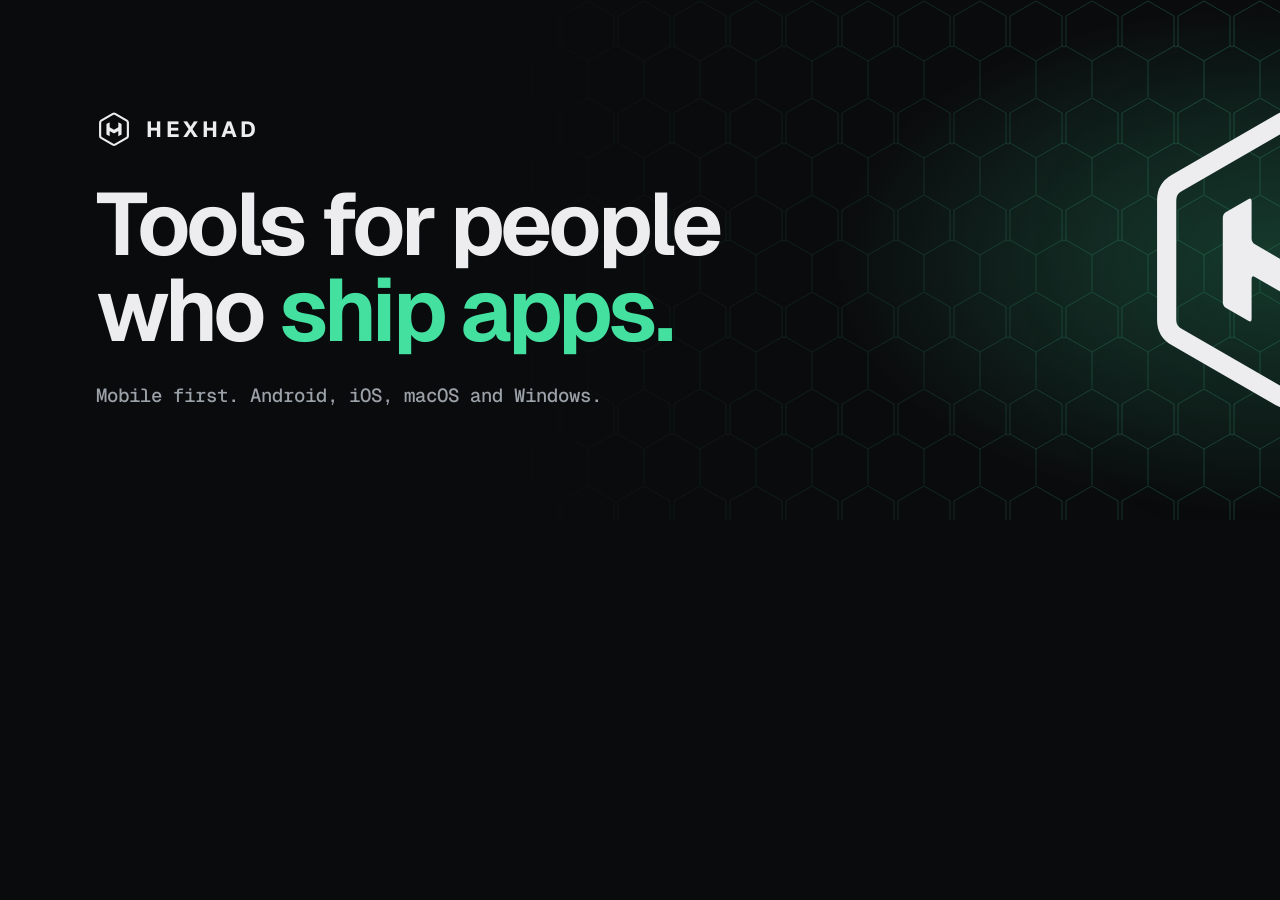
<file: docs/banner.html>
<!DOCTYPE html>
<!-- Source for docs/img/{dark,light}-banner.png, docs/img/og.png and the PNG icons. Render with: docs/render-banners.sh -->
<html lang="en">
<head>
<meta charset="UTF-8">
<title>HEXHAD banner</title>
<link href="https://fonts.googleapis.com/css2?family=Geist:wght@400..700&family=Geist+Mono:wght@400;500&display=block" rel="stylesheet">
<style>
  * { box-sizing: border-box; margin: 0; padding: 0; }
  :root { --bg: #0a0b0d; --text: #ededef; --muted: #9ba1a8; --mint: #43e0a0; --mint-text: #43e0a0; --line: rgba(255,255,255,0.08); --cell: rgba(67,224,160,0.14); }
  .light { --bg: #f4f5f6; --text: #0c0e10; --muted: #545a61; --mint-text: #0a7a52; --line: rgba(10,11,13,0.08); --cell: rgba(18,185,129,0.18); }
  html, body { width: 1600px; height: 520px; overflow: hidden; background: var(--bg); }
  body { font-family: 'Geist', sans-serif; color: var(--text); -webkit-font-smoothing: antialiased; }
  .frame { position: relative; width: 100%; height: 100%; overflow: hidden; isolation: isolate; }
  .frame::before { /* mint wash behind the mark */
    content: ''; position: absolute; inset: 0; z-index: -2;
    background: radial-gradient(40% 70% at 80% 50%, color-mix(in srgb, var(--mint) 26%, transparent), transparent 70%);
  }
  .cells { /* hex cell field fading out to the left */
    position: absolute; inset: 0; z-index: -1;
    background-image: url("data:image/svg+xml,%3Csvg xmlns='http://www.w3.org/2000/svg' width='56' height='97' viewBox='0 0 56 97'%3E%3Cpath d='M28 1 54 16v30L28 61 2 46V16zM28 61v36M2 46 0 47M54 46l2 1' fill='none' stroke='%2343e0a0' stroke-opacity='.22'/%3E%3C/svg%3E");
    -webkit-mask-image: linear-gradient(90deg, transparent 30%, #000 75%);
  }
  .content { position: absolute; left: 96px; top: 50%; transform: translateY(-50%); }
  .brand { display: flex; align-items: center; gap: 14px; font-weight: 700; letter-spacing: 0.16em; font-size: 22px; margin-bottom: 34px; }
  .brand svg { width: 36px; height: 36px; }
  h1 { font-size: 88px; line-height: 0.98; letter-spacing: -0.045em; font-weight: 650; margin-bottom: 30px; }
  h1 span { color: var(--mint-text); }
  .line { font: 500 19px 'Geist Mono', monospace; color: var(--muted); }
  .mark { position: absolute; right: 150px; top: 50%; width: 320px; height: 320px; transform: translateY(-50%); color: var(--text); }
  .mark svg { width: 100%; height: 100%; filter: drop-shadow(0 30px 60px rgba(0,0,0,0.35)); }
  .url { position: absolute; right: 96px; bottom: 34px; font: 500 16px 'Geist Mono', monospace; color: var(--muted); }
  /* ?og: 1200x630 social card. Same artwork at 1600x840, scaled by 0.75. */
  html.og, html.og body { width: 1200px; height: 630px; }
  html.og .frame { width: 1600px; height: 840px; transform: scale(0.75); transform-origin: 0 0; }
  /* ?icon=N: square app icon, mint mark on Graphite */
  html.icon, html.icon body { width: var(--s); height: var(--s); background: transparent; }
  html.icon .frame { display: none; }
  .app-icon { display: none; }
  html.icon .app-icon { display: grid; place-items: center; width: var(--s); height: var(--s); background: #0a0b0d; color: var(--mint); }
  html.icon .app-icon svg { width: 72%; height: 72%; }
</style>
</head>
<body>
<svg width="0" height="0" style="position:absolute"><symbol id="m" viewBox="0 0 100 100"><path fill="none" stroke="currentColor" stroke-width="6" d="M53.03 7.25L85.51 26.00Q88.54 27.75 88.54 31.25L88.54 68.75Q88.54 72.25 85.51 74.00L53.03 92.75Q50.00 94.50 46.97 92.75L14.49 74.00Q11.46 72.25 11.46 68.75L11.46 31.25Q11.46 27.75 14.49 26.00L46.97 7.25Q50.00 5.50 53.03 7.25Z"/><path fill="currentColor" d="M30.04 35.00L36.96 31.00Q38.00 30.40 38.00 31.60L38.00 43.30Q38.00 44.50 39.04 45.10L48.96 50.83Q50.00 51.43 51.04 50.83L60.96 45.10Q62.00 44.50 62.00 43.30L62.00 31.60Q62.00 30.40 63.04 31.00L69.96 35.00Q71.00 35.60 71.00 36.80L71.00 63.20Q71.00 64.40 69.96 65.00L63.04 69.00Q62.00 69.60 62.00 68.40L62.00 55.90Q62.00 54.70 60.96 55.30L51.04 61.03Q50.00 61.63 48.96 61.03L39.04 55.30Q38.00 54.70 38.00 55.90L38.00 68.40Q38.00 69.60 36.96 69.00L30.04 65.00Q29.00 64.40 29.00 63.20L29.00 36.80Q29.00 35.60 30.04 35.00Z"/></symbol></svg>
<div class="frame">
  <div class="cells"></div>
  <div class="content">
    <div class="brand"><svg><use href="#m"/></svg>HEXHAD</div>
    <h1>Tools for people<br>who <span>ship apps.</span></h1>
    <div class="line">Mobile first. Android, iOS, macOS and Windows.</div>
  </div>
  <div class="mark"><svg><use href="#m"/></svg></div>
  <div class="url">hexhad.github.io</div>
</div>
<div class="app-icon"><svg><use href="#m"/></svg></div>
<script>
  const q = new URLSearchParams(location.search);
  if (q.get('theme') === 'light') document.documentElement.classList.add('light');
  if (q.has('og')) document.documentElement.classList.add('og');
  if (q.has('icon')) { document.documentElement.classList.add('icon'); document.documentElement.style.setProperty('--s', `${q.get('icon')}px`); }
</script>
</body>
</html>
</file>
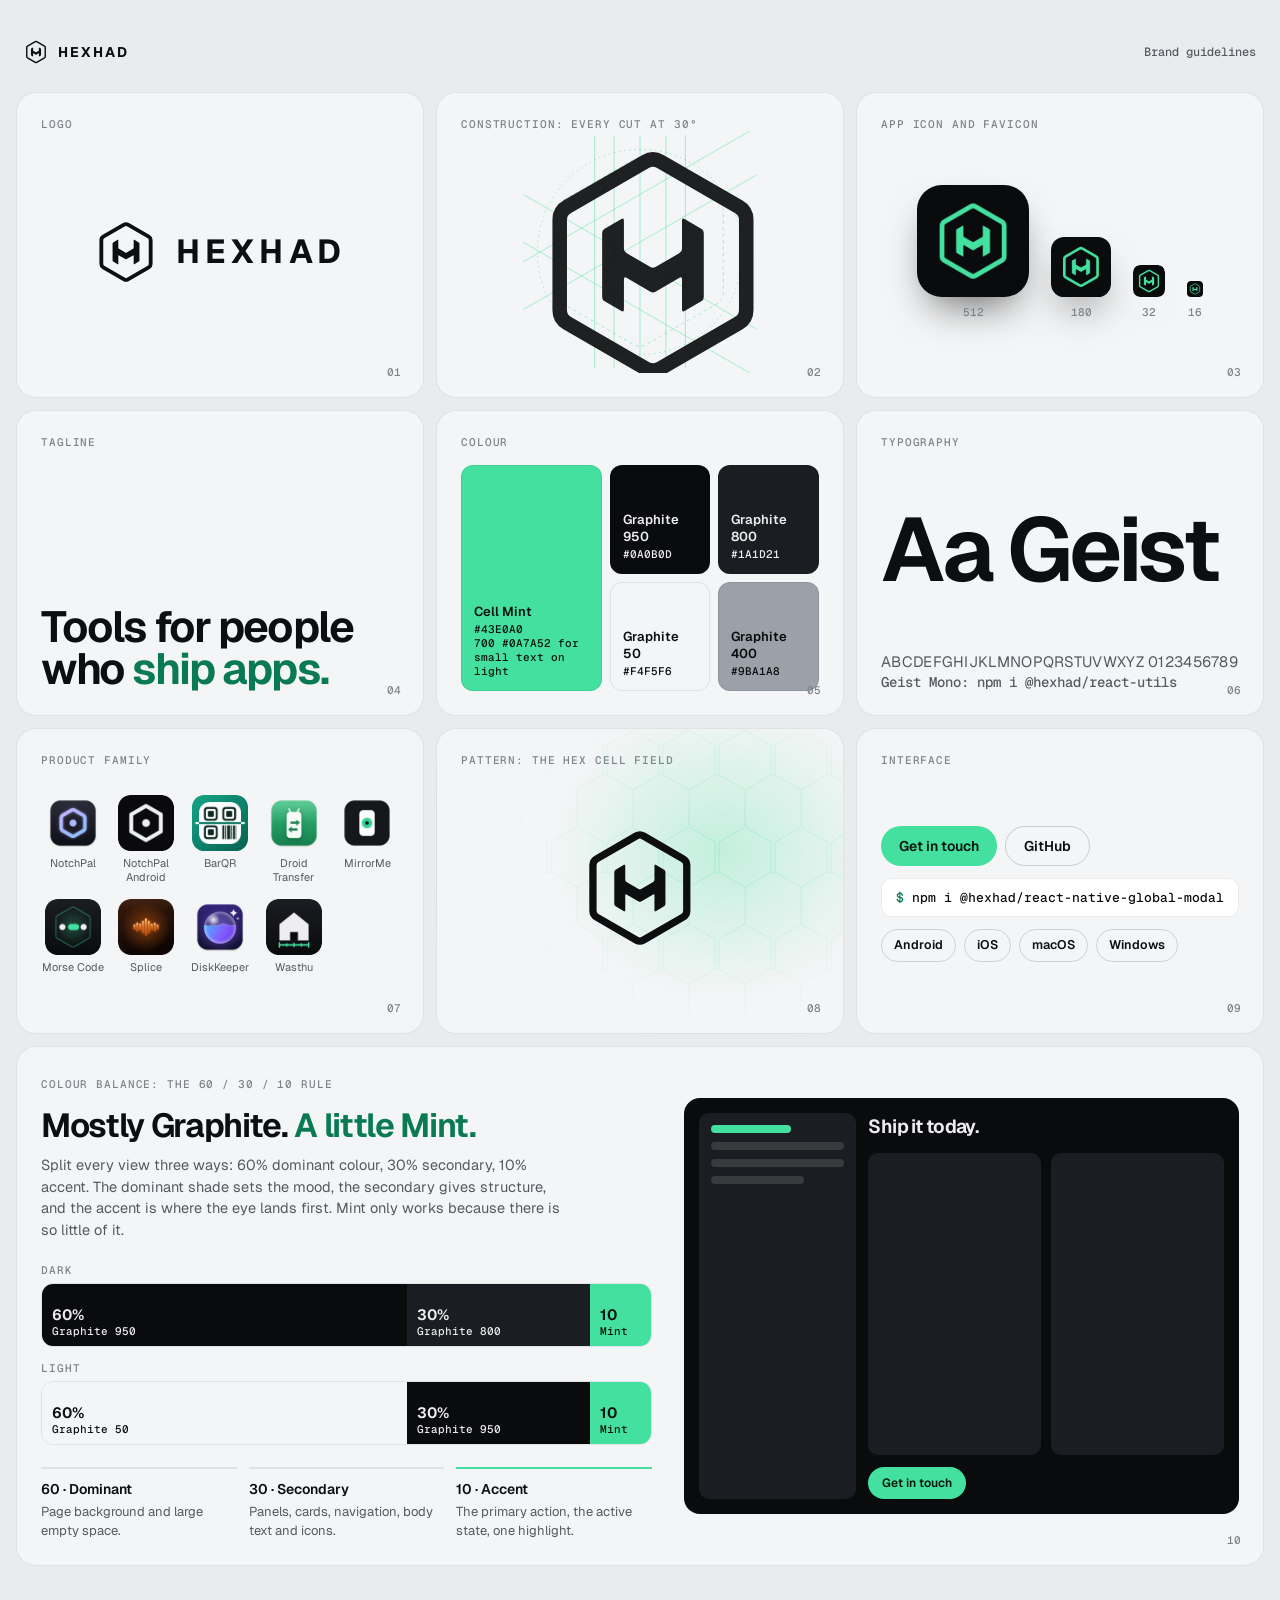
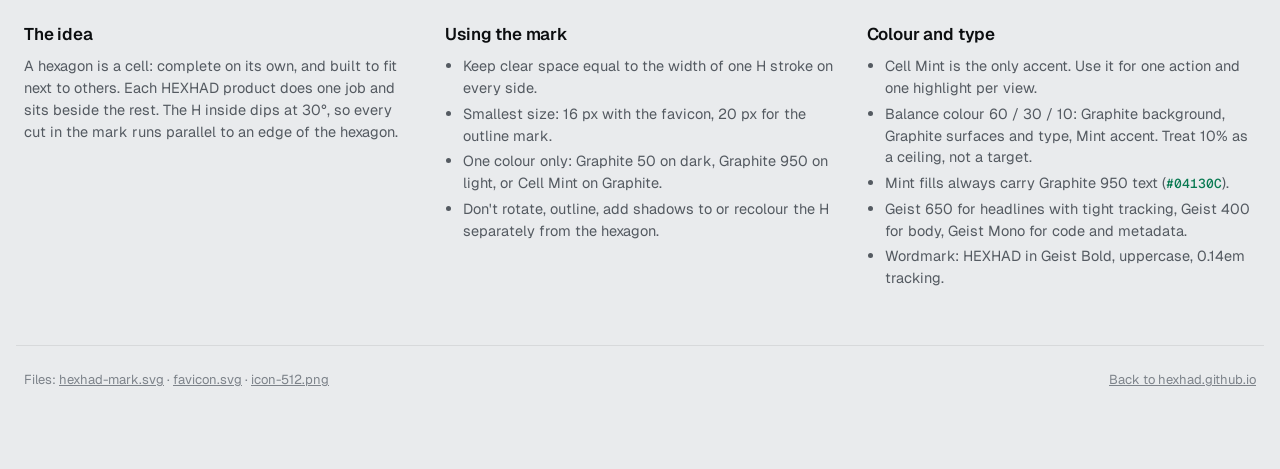
<file: docs/brand.html>
<!DOCTYPE html>
<html lang="en">
<head>
<meta charset="UTF-8">
<meta name="viewport" content="width=device-width, initial-scale=1.0">
<title>HEXHAD Brand Guidelines</title>
<meta name="description" content="The HEXHAD identity: the hex cell mark, Graphite and Cell Mint palette, Geist type and how they are used.">
<meta name="robots" content="noindex">
<meta name="color-scheme" content="dark light">
<link rel="icon" type="image/svg+xml" href="../src/brand/favicon.svg">
<link rel="preconnect" href="https://fonts.googleapis.com">
<link rel="preconnect" href="https://fonts.gstatic.com" crossorigin>
<link rel="stylesheet" href="https://fonts.googleapis.com/css2?family=Geist:wght@400..700&family=Geist+Mono:wght@400;500&display=swap">
<style>
  :root {
    --bg: #070809; --panel: #0f1113; --panel2: #15181b; --line: rgba(255,255,255,0.08);
    --label: #ededef; --label2: #9ba1a8; --label3: #6b7178; --mint: #43e0a0; --mint-text: #43e0a0; --on-mint: #04130c;
    color-scheme: dark;
  }
  @media (prefers-color-scheme: light) {
    :root:not([data-theme="dark"]) { --bg: #e9ebed; --panel: #f4f5f6; --panel2: #ffffff; --line: rgba(10,11,13,0.08); --label: #0c0e10; --label2: #545a61; --label3: #7d838a; --mint-text: #0a7a52; color-scheme: light; }
  }
  * { box-sizing: border-box; margin: 0; padding: 0; }
  body { background: var(--bg); color: var(--label); font-family: "Geist", system-ui, sans-serif; -webkit-font-smoothing: antialiased; line-height: 1.5; }
  a { color: inherit; }
  .page { max-width: 1320px; margin: 0 auto; padding: 32px 16px 80px; }
  header { display: flex; justify-content: space-between; align-items: center; gap: 16px; padding: 8px 8px 28px; }
  header .brand { display: flex; align-items: center; gap: 10px; font-weight: 700; letter-spacing: 0.14em; font-size: 14px; text-decoration: none; }
  header .brand svg { width: 24px; height: 24px; }
  header p { font: 500 12px "Geist Mono", monospace; color: var(--label2); }

  .board { display: grid; grid-template-columns: repeat(3, minmax(0, 1fr)); gap: 12px; }
  .panel { position: relative; background: var(--panel); border: 1px solid var(--line); border-radius: 20px; aspect-ratio: 4 / 3; overflow: hidden; padding: 24px; display: flex; flex-direction: column; }
  .panel .lbl { font: 500 11px "Geist Mono", monospace; letter-spacing: 0.08em; text-transform: uppercase; color: var(--label3); }
  .panel .pg { position: absolute; right: 22px; bottom: 18px; font: 500 11px "Geist Mono", monospace; color: var(--label3); }
  .center { flex: 1; display: grid; place-items: center; }

  .cover .lockup { display: flex; align-items: center; gap: 18px; font-weight: 700; letter-spacing: 0.16em; font-size: clamp(22px, 2.6vw, 34px); }
  .cover .lockup svg { width: clamp(52px, 5vw, 72px); height: clamp(52px, 5vw, 72px); color: var(--label); }

  .construct .center { min-height: 0; }
  .construct svg { height: 100%; max-height: 250px; width: auto; }

  .icons { display: flex; align-items: flex-end; gap: 22px; }
  .icons img { border-radius: 22%; box-shadow: 0 20px 40px -14px rgba(0,0,0,0.6); }
  .icons figure { display: grid; justify-items: center; gap: 8px; font: 500 11px "Geist Mono", monospace; color: var(--label3); }

  .essence { justify-content: flex-end; }
  .essence h2 { font-size: clamp(28px, 3.4vw, 46px); font-weight: 650; letter-spacing: -0.045em; line-height: 0.98; }
  .essence h2 em { font-style: normal; color: var(--mint-text); }

  .swatches { flex: 1; display: grid; grid-template-columns: 1.4fr 1fr 1fr; grid-template-rows: 1fr 1fr; gap: 8px; margin-top: 16px; }
  .sw { border-radius: 12px; padding: 12px; display: flex; flex-direction: column; justify-content: flex-end; font: 500 11px "Geist Mono", monospace; border: 1px solid var(--line); }
  .sw b { font: 600 13px "Geist", sans-serif; margin-bottom: 2px; }
  .sw.mint { grid-row: span 2; background: #43e0a0; color: #04130c; }

  .type { justify-content: space-between; }
  .type .big { font-size: clamp(56px, 7vw, 96px); font-weight: 650; letter-spacing: -0.05em; line-height: 0.9; }
  .type .row { font-size: 15px; color: var(--label2); letter-spacing: 0.02em; }
  .type .mono { font: 500 14px "Geist Mono", monospace; color: var(--label2); }

  .family { flex: 1; display: grid; grid-template-columns: repeat(5, minmax(0, 1fr)); gap: 14px 10px; align-content: center; margin: 12px 0 18px; }
  .family figure { display: grid; justify-items: center; align-content: start; gap: 6px; font-size: 11px; line-height: 1.25; color: var(--label2); text-align: center; }
  .family img { width: 100%; max-width: 56px; height: auto; aspect-ratio: 1; object-fit: cover; border-radius: 22%; }

  .field { background: radial-gradient(60% 70% at 70% 40%, rgba(67,224,160,0.28), transparent 70%), var(--panel); }
  .field::before {
    content: ""; position: absolute; inset: 0;
    background-image: url("data:image/svg+xml,%3Csvg xmlns='http://www.w3.org/2000/svg' width='56' height='97' viewBox='0 0 56 97'%3E%3Cpath d='M28 1 54 16v30L28 61 2 46V16zM28 61v36M2 46 0 47M54 46l2 1' fill='none' stroke='%2343e0a0' stroke-opacity='.28'/%3E%3C/svg%3E");
    -webkit-mask-image: radial-gradient(70% 80% at 70% 40%, #000, transparent 80%); mask-image: radial-gradient(70% 80% at 70% 40%, #000, transparent 80%);
  }
  .field .center svg { width: 34%; color: var(--label); position: relative; }

  .detail { gap: 12px; }
  .detail .stack { flex: 1; display: flex; flex-direction: column; justify-content: center; gap: 12px; align-items: flex-start; }
  .btn { display: inline-flex; align-items: center; height: 40px; padding: 0 18px; border-radius: 999px; font-weight: 600; font-size: 14px; }
  .btn.p { background: var(--mint); color: var(--on-mint); }
  .btn.g { border: 1px solid rgba(127,127,127,0.35); }
  .cmd { font: 500 13px "Geist Mono", monospace; background: var(--panel2); border: 1px solid var(--line); border-radius: 10px; padding: 10px 14px; }
  .cmd span { color: var(--mint-text); }
  .chips { display: flex; gap: 8px; flex-wrap: wrap; }
  .chip { font-size: 12.5px; font-weight: 600; border: 1px solid rgba(127,127,127,0.3); border-radius: 999px; padding: 6px 12px; }

  /* rules below the board */
  .rules { margin-top: 56px; display: grid; grid-template-columns: repeat(3, minmax(0, 1fr)); gap: 32px; padding: 0 8px; }
  .rules h3 { font-size: 17px; font-weight: 600; letter-spacing: -0.01em; margin-bottom: 8px; }
  .rules p, .rules li { color: var(--label2); font-size: 14.5px; }
  .rules ul { padding-left: 18px; display: grid; gap: 4px; }
  .rules code { font: 500 13px "Geist Mono", monospace; color: var(--mint-text); }
  footer { margin-top: 56px; padding: 24px 8px 0; border-top: 1px solid var(--line); font-size: 13px; color: var(--label3); display: flex; justify-content: space-between; gap: 16px; flex-wrap: wrap; }

  /* 60 / 30 / 10 colour balance */
  .ratio { margin-top: 12px; background: var(--panel); border: 1px solid var(--line); border-radius: 20px; padding: 24px; position: relative; display: grid; grid-template-columns: minmax(0, 1.1fr) minmax(0, 1fr); gap: 32px; align-items: center; }
  .ratio .pg { position: absolute; right: 22px; bottom: 18px; font: 500 11px "Geist Mono", monospace; color: var(--label3); }
  .ratio h2 { font-size: clamp(24px, 2.6vw, 34px); font-weight: 650; letter-spacing: -0.04em; line-height: 1.05; margin: 14px 0 10px; }
  .ratio h2 em { font-style: normal; color: var(--mint-text); }
  .ratio > div > p { color: var(--label2); font-size: 14.5px; max-width: 52ch; }
  .bars { display: grid; gap: 14px; margin-top: 22px; }
  .bars figure { display: grid; gap: 6px; }
  .bars figcaption { font: 500 11px "Geist Mono", monospace; letter-spacing: 0.08em; text-transform: uppercase; color: var(--label3); }
  .bar { display: grid; grid-template-columns: 60fr 30fr 10fr; height: 64px; border-radius: 12px; overflow: hidden; border: 1px solid var(--line); }
  .bar span { display: flex; flex-direction: column; justify-content: flex-end; padding: 8px 10px; font: 500 11px "Geist Mono", monospace; min-width: 0; white-space: nowrap; overflow: hidden; }
  .bar span b { font: 650 15px "Geist", sans-serif; }
  .shares { display: grid; grid-template-columns: repeat(3, minmax(0, 1fr)); gap: 12px; margin-top: 22px; }
  .shares div { border-top: 2px solid var(--line); padding-top: 10px; font-size: 13px; color: var(--label2); }
  .shares b { display: block; color: var(--label); font-size: 14px; font-weight: 600; margin-bottom: 2px; }
  .shares .m { border-top-color: #43e0a0; }
  .mock { background: #0a0b0d; border: 1px solid var(--line); border-radius: 16px; padding: 14px; display: grid; grid-template-columns: 30% 1fr; gap: 12px; aspect-ratio: 4 / 3; color: #ededef; font-size: 12px; }
  .mock .side { background: #1a1d21; border-radius: 10px; padding: 12px; display: grid; align-content: start; gap: 9px; }
  .mock .side i { display: block; height: 8px; border-radius: 4px; background: rgba(237,237,239,0.14); }
  .mock .side i.on { background: #43e0a0; width: 60%; }
  .mock .body { display: grid; grid-template-rows: auto 1fr auto; gap: 12px; min-width: 0; }
  .mock .body strong { font-size: clamp(14px, 1.6vw, 19px); font-weight: 650; letter-spacing: -0.03em; }
  .mock .cards { display: grid; grid-template-columns: 1fr 1fr; gap: 10px; }
  .mock .cards div { background: #1a1d21; border-radius: 10px; }
  .mock .cta { justify-self: start; background: #43e0a0; color: #04130c; font-weight: 600; border-radius: 999px; padding: 7px 14px; }

  @media (max-width: 960px) { .ratio { grid-template-columns: 1fr; } }

  @media (max-width: 960px) { .board { grid-template-columns: repeat(2, minmax(0, 1fr)); } .rules { grid-template-columns: 1fr 1fr; } }
  @media (max-width: 640px) { .board { grid-template-columns: 1fr; } .rules { grid-template-columns: 1fr; } }
</style>
</head>
<body>
<svg width="0" height="0" style="position:absolute" aria-hidden="true"><symbol id="m" viewBox="0 0 100 100"><path fill="none" stroke="currentColor" stroke-width="6" d="M53.03 7.25L85.51 26.00Q88.54 27.75 88.54 31.25L88.54 68.75Q88.54 72.25 85.51 74.00L53.03 92.75Q50.00 94.50 46.97 92.75L14.49 74.00Q11.46 72.25 11.46 68.75L11.46 31.25Q11.46 27.75 14.49 26.00L46.97 7.25Q50.00 5.50 53.03 7.25Z"/><path fill="currentColor" d="M30.04 35.00L36.96 31.00Q38.00 30.40 38.00 31.60L38.00 43.30Q38.00 44.50 39.04 45.10L48.96 50.83Q50.00 51.43 51.04 50.83L60.96 45.10Q62.00 44.50 62.00 43.30L62.00 31.60Q62.00 30.40 63.04 31.00L69.96 35.00Q71.00 35.60 71.00 36.80L71.00 63.20Q71.00 64.40 69.96 65.00L63.04 69.00Q62.00 69.60 62.00 68.40L62.00 55.90Q62.00 54.70 60.96 55.30L51.04 61.03Q50.00 61.63 48.96 61.03L39.04 55.30Q38.00 54.70 38.00 55.90L38.00 68.40Q38.00 69.60 36.96 69.00L30.04 65.00Q29.00 64.40 29.00 63.20L29.00 36.80Q29.00 35.60 30.04 35.00Z"/></symbol></svg>
<div class="page">
  <header>
    <a class="brand" href="../"><svg aria-hidden="true"><use href="#m"/></svg>HEXHAD</a>
    <p>Brand guidelines</p>
  </header>

  <main class="board">
    <section class="panel cover" aria-label="Logo">
      <span class="lbl">Logo</span>
      <div class="center"><div class="lockup"><svg aria-hidden="true"><use href="#m"/></svg>HEXHAD</div></div>
      <span class="pg">01</span>
    </section>

    <section class="panel construct" aria-label="Construction">
      <span class="lbl">Construction: every cut at 30&deg;</span>
      <div class="center">
        <svg viewBox="-6 -6 112 112" role="img" aria-label="The mark drawn over its hexagon and 30 degree guide lines">
          <g fill="none" stroke="#43e0a0" stroke-width="0.35" stroke-opacity="0.6">
            <path d="M53.03 7.25L85.51 26.00Q88.54 27.75 88.54 31.25L88.54 68.75Q88.54 72.25 85.51 74.00L53.03 92.75Q50.00 94.50 46.97 92.75L14.49 74.00Q11.46 72.25 11.46 68.75L11.46 31.25Q11.46 27.75 14.49 26.00L46.97 7.25Q50.00 5.50 53.03 7.25Z" stroke-dasharray="1.5 1.5"/>
            <path d="M-4 54.5 104 -7.85M-4 45.5 104 107.85M-4 23.4 104 85.75M-4 76.6 104 14.25"/>
            <path d="M29 -4v108M38 -4v108M62 -4v108M71 -4v108M50 -4v108"/>
            <circle cx="50" cy="50" r="47.5" stroke-dasharray="0.8 1.6"/>
          </g>
          <use href="#m" style="color:currentColor" opacity="0.92"/>
        </svg>
      </div>
      <span class="pg">02</span>
    </section>

    <section class="panel" aria-label="App icon and favicon">
      <span class="lbl">App icon and favicon</span>
      <div class="center">
        <div class="icons">
          <figure><img src="../src/brand/icon-512.png" alt="HEXHAD app icon" width="112" height="112">512</figure>
          <figure><img src="../src/apple-touch-icon.png" alt="" width="60" height="60">180</figure>
          <figure><img src="../src/brand/favicon.svg" alt="" width="32" height="32">32</figure>
          <figure><img src="../src/brand/favicon.svg" alt="" width="16" height="16">16</figure>
        </div>
      </div>
      <span class="pg">03</span>
    </section>

    <section class="panel essence" aria-label="Tagline">
      <span class="lbl" style="margin-bottom:auto">Tagline</span>
      <h2>Tools for people who <em>ship apps.</em></h2>
      <span class="pg">04</span>
    </section>

    <section class="panel" aria-label="Colour">
      <span class="lbl">Colour</span>
      <div class="swatches">
        <div class="sw mint"><b>Cell Mint</b>#43E0A0<br>700 #0A7A52 for small text on light</div>
        <div class="sw" style="background:#0a0b0d;color:#ededef"><b>Graphite 950</b>#0A0B0D</div>
        <div class="sw" style="background:#1a1d21;color:#ededef"><b>Graphite 800</b>#1A1D21</div>
        <div class="sw" style="background:#f4f5f6;color:#0c0e10"><b>Graphite 50</b>#F4F5F6</div>
        <div class="sw" style="background:#9ba1a8;color:#0a0b0d"><b>Graphite 400</b>#9BA1A8</div>
      </div>
      <span class="pg">05</span>
    </section>

    <section class="panel type" aria-label="Typography">
      <span class="lbl">Typography</span>
      <div class="big">Aa Geist</div>
      <div>
        <div class="row">ABCDEFGHIJKLMNOPQRSTUVWXYZ 0123456789</div>
        <div class="mono">Geist Mono: npm i @hexhad/react-utils</div>
      </div>
      <span class="pg">06</span>
    </section>

    <section class="panel" aria-label="Product family">
      <span class="lbl">Product family</span>
      <div class="family">
        <figure><img src="../src/products/notchpal-icon.webp" alt="" width="76" height="76">NotchPal</figure>
        <figure><img src="../src/products/notchpal-android-icon.webp" alt="" width="76" height="76">NotchPal Android</figure>
        <figure><img src="../src/products/barqr-icon.webp" alt="" width="76" height="76">BarQR</figure>
        <figure><img src="../src/products/droidtransfer-icon.webp" alt="" width="76" height="76">Droid Transfer</figure>
        <figure><img src="../src/products/mirrorme-icon.webp" alt="" width="76" height="76">MirrorMe</figure>
        <figure><img src="../src/products/morse-icon.webp" alt="" width="76" height="76">Morse Code</figure>
        <figure><img src="../src/products/splice-icon.webp" alt="" width="76" height="76">Splice</figure>
        <figure><img src="../src/products/diskkeeper-icon.webp" alt="" width="76" height="76">DiskKeeper</figure>
        <figure><img src="../src/products/wasthu-icon.webp" alt="" width="76" height="76">Wasthu</figure>
      </div>
      <span class="pg">07</span>
    </section>

    <section class="panel field" aria-label="Pattern">
      <span class="lbl" style="position:relative">Pattern: the hex cell field</span>
      <div class="center"><svg aria-hidden="true"><use href="#m"/></svg></div>
      <span class="pg">08</span>
    </section>

    <section class="panel detail" aria-label="Interface details">
      <span class="lbl">Interface</span>
      <div class="stack">
        <div style="display:flex;gap:8px;flex-wrap:wrap"><span class="btn p">Get in touch</span><span class="btn g">GitHub</span></div>
        <div class="cmd"><span>$</span> npm i @hexhad/react-native-global-modal</div>
        <div class="chips"><span class="chip">Android</span><span class="chip">iOS</span><span class="chip">macOS</span><span class="chip">Windows</span></div>
      </div>
      <span class="pg">09</span>
    </section>
  </main>

  <section class="ratio" aria-label="Colour balance">
    <div>
      <span class="lbl" style="font:500 11px 'Geist Mono',monospace;letter-spacing:.08em;text-transform:uppercase;color:var(--label3)">Colour balance: the 60 / 30 / 10 rule</span>
      <h2>Mostly Graphite. <em>A little Mint.</em></h2>
      <p>Split every view three ways: 60% dominant colour, 30% secondary, 10% accent. The dominant shade sets the mood, the secondary gives structure, and the accent is where the eye lands first. Mint only works because there is so little of it.</p>
      <div class="bars">
        <figure>
          <figcaption>Dark</figcaption>
          <div class="bar" role="img" aria-label="Dark theme: 60% Graphite 950, 30% Graphite 800, 10% Cell Mint">
            <span style="background:#0a0b0d;color:#ededef"><b>60%</b>Graphite 950</span>
            <span style="background:#1a1d21;color:#ededef"><b>30%</b>Graphite 800</span>
            <span style="background:#43e0a0;color:#04130c"><b>10</b>Mint</span>
          </div>
        </figure>
        <figure>
          <figcaption>Light</figcaption>
          <div class="bar" role="img" aria-label="Light theme: 60% Graphite 50, 30% Graphite 950, 10% Cell Mint">
            <span style="background:#f4f5f6;color:#0c0e10"><b>60%</b>Graphite 50</span>
            <span style="background:#0a0b0d;color:#ededef"><b>30%</b>Graphite 950</span>
            <span style="background:#43e0a0;color:#04130c"><b>10</b>Mint</span>
          </div>
        </figure>
      </div>
      <div class="shares">
        <div><b>60 · Dominant</b>Page background and large empty space.</div>
        <div><b>30 · Secondary</b>Panels, cards, navigation, body text and icons.</div>
        <div class="m"><b>10 · Accent</b>The primary action, the active state, one highlight.</div>
      </div>
    </div>
    <div class="mock" role="img" aria-label="Example screen built with 60% Graphite 950, 30% Graphite 800 and a Cell Mint button">
      <div class="side"><i class="on"></i><i></i><i></i><i style="width:70%"></i></div>
      <div class="body">
        <strong>Ship it today.</strong>
        <div class="cards"><div></div><div></div></div>
        <span class="cta">Get in touch</span>
      </div>
    </div>
    <span class="pg">10</span>
  </section>

  <section class="rules" aria-label="Usage">
    <div>
      <h3>The idea</h3>
      <p>A hexagon is a cell: complete on its own, and built to fit next to others. Each HEXHAD product does one job and sits beside the rest. The H inside dips at 30&deg;, so every cut in the mark runs parallel to an edge of the hexagon.</p>
    </div>
    <div>
      <h3>Using the mark</h3>
      <ul>
        <li>Keep clear space equal to the width of one H stroke on every side.</li>
        <li>Smallest size: 16 px with the favicon, 20 px for the outline mark.</li>
        <li>One colour only: Graphite 50 on dark, Graphite 950 on light, or Cell Mint on Graphite.</li>
        <li>Don't rotate, outline, add shadows to or recolour the H separately from the hexagon.</li>
      </ul>
    </div>
    <div>
      <h3>Colour and type</h3>
      <ul>
        <li>Cell Mint is the only accent. Use it for one action and one highlight per view.</li>
        <li>Balance colour 60 / 30 / 10: Graphite background, Graphite surfaces and type, Mint accent. Treat 10% as a ceiling, not a target.</li>
        <li>Mint fills always carry Graphite 950 text (<code>#04130C</code>).</li>
        <li>Geist 650 for headlines with tight tracking, Geist 400 for body, Geist Mono for code and metadata.</li>
        <li>Wordmark: HEXHAD in Geist Bold, uppercase, 0.14em tracking.</li>
      </ul>
    </div>
  </section>

  <footer>
    <span>Files: <a href="../src/brand/hexhad-mark.svg">hexhad-mark.svg</a> · <a href="../src/brand/favicon.svg">favicon.svg</a> · <a href="../src/brand/icon-512.png">icon-512.png</a></span>
    <a href="../">Back to hexhad.github.io</a>
  </footer>
</div>
</body>
</html>
</file>
<file: css/hexhad.css>
/* HEXHAD studio site. Tokens follow docs/brand.html (Graphite base, Cell Mint accent, Geist). Colour balance 60/30/10: Graphite 950 ground, Graphite 900/800 surfaces and type, Mint only for actions, active states and one highlight per section. Geist only: no monospace on the client-facing page. */
*, *::before, *::after { box-sizing: border-box; margin: 0; padding: 0; }

:root {
  /* dark appearance (default) */
  --bg: #0a0b0d;               /* Graphite 950 */
  --bg-elev: #121417;          /* Graphite 900 */
  --bg-elev2: #1a1d21;         /* Graphite 800 */
  --line: rgba(255, 255, 255, 0.08);
  --line-strong: rgba(255, 255, 255, 0.16);
  --label: #ededef;
  --label2: #9ba1a8;           /* 7.3:1 on Graphite 950 */
  --label3: #6b7178;
  --mint: #43e0a0;             /* Cell Mint: fills, marks, large text */
  --mint-text: #43e0a0;        /* small text on the page background */
  --on-mint: #04130c;
  /* Liquid Glass (pure CSS, values measured from iOS 26.1 by glisse) */
  --glass: rgb(40 40 40 / 0.62);
  --glass-active: rgb(70 70 70 / 0.62);
  --glass-edge: rgb(255 255 255 / 0.08);
  --glass-drop: transparent;
  --rim-shine: 0.13;
  --ease-slide: cubic-bezier(0.3, 1.2, 0.5, 1);
  --ease-press: cubic-bezier(0.2, 0.8, 0.2, 1);
  --shadow: rgba(0, 0, 0, 0.5);
  --hero-wash: radial-gradient(60% 70% at 78% 40%, rgba(67, 224, 160, 0.22), transparent 70%),
               radial-gradient(50% 60% at 10% 90%, rgba(12, 42, 32, 0.9), transparent 70%);

  --sans: "Geist", ui-sans-serif, system-ui, -apple-system, "Segoe UI", Roboto, sans-serif;

  /* one radius scale: pills for controls, 24/16/10 for surfaces */
  --r-card: 24px;
  --r-inner: 16px;
  --r-chip: 10px;

  --ease-out: cubic-bezier(0.16, 1, 0.3, 1);
  --ease-in-out: cubic-bezier(0.77, 0, 0.175, 1);
  --spring: cubic-bezier(0.34, 1.4, 0.64, 1);

  /* layer scale */
  --z-nav: 100;
  --z-tabbar: 110;
  --z-toast: 200;

  --gutter: clamp(16px, 4vw, 40px);
  --max: 1240px;
  color-scheme: dark;
}
:root[data-theme="light"] {
  --bg: #f4f5f6;               /* Graphite 50 */
  --bg-elev: #ffffff;
  --bg-elev2: #eceef0;
  --line: rgba(10, 11, 13, 0.08);
  --line-strong: rgba(10, 11, 13, 0.16);
  --label: #0c0e10;
  --label2: #545a61;           /* 6.6:1 on Graphite 50 */
  --label3: #7d838a;
  --mint: #43e0a0;
  --mint-text: #0a7a52;        /* Cell Mint 700: 5.2:1 on Graphite 50 */
  --on-mint: #04130c;
  --glass: rgb(255 255 255 / 0.6);
  --glass-active: rgb(236 236 240 / 0.85);
  --glass-edge: rgb(0 0 0 / 0.08);
  --glass-drop: rgb(0 0 0 / 0.06);
  --rim-shine: 0.3;
  --shadow: rgba(16, 24, 20, 0.14);
  --hero-wash: radial-gradient(60% 70% at 78% 40%, rgba(18, 185, 129, 0.2), transparent 70%),
               radial-gradient(50% 60% at 10% 90%, rgba(205, 238, 223, 0.9), transparent 70%);
  color-scheme: light;
}

html { scroll-behavior: smooth; scroll-padding-top: 80px; -webkit-text-size-adjust: 100%; }
@media (prefers-reduced-motion: reduce) { html { scroll-behavior: auto; } }
body {
  font-family: var(--sans); font-size: 16px; line-height: 1.55; letter-spacing: -0.006em;
  background: var(--bg); color: var(--label);
  -webkit-font-smoothing: antialiased; text-rendering: optimizeLegibility; overflow-x: hidden;
}
img, svg { display: block; max-width: 100%; }
img { height: auto; }
a { color: inherit; text-decoration: none; }
button { font: inherit; color: inherit; background: none; border: 0; cursor: pointer; }
html { scrollbar-color: var(--line-strong) var(--bg); }
::-webkit-scrollbar { width: 10px; height: 10px; }
::-webkit-scrollbar-track { background: var(--bg); }
::-webkit-scrollbar-thumb { background: var(--line-strong); border-radius: 999px; border: 3px solid var(--bg); }
::selection { background: color-mix(in srgb, var(--mint) 35%, transparent); }
:focus-visible { outline: 2px solid var(--mint); outline-offset: 3px; border-radius: 6px; }

.ic { display: inline-flex; width: 1em; height: 1em; flex: none; }
.ic svg { width: 100%; height: 100%; fill: currentColor; }
.wrap { width: 100%; max-width: var(--max); margin-inline: auto; padding-inline: var(--gutter); }
.skip-link {
  position: absolute; left: 12px; top: -48px; z-index: 999; padding: 8px 14px; border-radius: 999px;
  background: var(--mint); color: var(--on-mint); font-weight: 600; font-size: 14px; transition: top 0.2s var(--ease-out);
}
.skip-link:focus { top: 12px; }
.sr-only { position: absolute; width: 1px; height: 1px; overflow: hidden; clip: rect(0 0 0 0); white-space: nowrap; }

/* ── Glass (web approximation of a liquid-glass material, not Apple's) ── */
.glass {
  position: relative;
  background: var(--glass);
  -webkit-backdrop-filter: blur(3px) saturate(1.5);
  backdrop-filter: blur(3px) saturate(1.5);
  border: 1px solid transparent; /* forced-colors keeps an edge; the visible edge is the 0.5px inset below */
  box-shadow: inset 0 0 0 0.5px var(--glass-edge), 0 1px 3px var(--glass-drop);
}
/* rim light: a 1.25px ring, bright top-left and bottom-right, gone top-right and bottom-left */
.glass::before {
  content: ""; position: absolute; inset: -1px; z-index: 0; border-radius: inherit; padding: 1.25px; pointer-events: none;
  background: conic-gradient(from 45deg, transparent, rgb(255 255 255 / var(--rim-shine)) 90deg, transparent 180deg, rgb(255 255 255 / var(--rim-shine)) 270deg, transparent);
  -webkit-mask: linear-gradient(#000 0 0) content-box, linear-gradient(#000 0 0); -webkit-mask-composite: xor;
  mask: linear-gradient(#000 0 0) content-box exclude, linear-gradient(#000 0 0);
}
/* optional real refraction, Chromium only (js adds .lg-refract) */
.lg-refract .glass { backdrop-filter: url(#lg-refract) blur(3px) saturate(1.5); }
@media (prefers-reduced-transparency: reduce) {
  .glass, .lg-refract .glass { background: var(--bg-elev); backdrop-filter: none; -webkit-backdrop-filter: none; }
  .glass::before { display: none; }
}

/* ── Buttons ── */
.btn {
  display: inline-flex; align-items: center; gap: 8px; height: 46px; padding: 0 22px; border-radius: 999px;
  font-weight: 600; font-size: 15px; white-space: nowrap;
  transition: transform 0.18s var(--ease-out), background-color 0.2s, border-color 0.2s, color 0.2s;
}
.btn:active { transform: scale(0.97); }
.btn .ic { font-size: 18px; }
.btn-primary { background: var(--mint); color: var(--on-mint); }
.btn-primary:hover { background: color-mix(in srgb, var(--mint) 88%, #fff); }
.btn-ghost { border: 1px solid var(--line-strong); color: var(--label); }
.btn-ghost:hover { border-color: var(--label3); background: color-mix(in srgb, var(--label) 5%, transparent); }
.btn-sm { height: 36px; padding: 0 16px; font-size: 14px; }

.icon-btn {
  width: 36px; height: 36px; border-radius: 999px; display: inline-grid; place-items: center;
  color: var(--label2); transition: color 0.2s, background-color 0.2s, transform 0.18s var(--ease-out);
}
.icon-btn:hover { color: var(--label); background: color-mix(in srgb, var(--label) 7%, transparent); }
.icon-btn:active { background-color: var(--glass-active); transition-duration: 0s, 0s, 0.15s; }
@media (prefers-reduced-motion: no-preference) { .icon-btn:active { transform: scale(1.17); } } /* 36 → 42px */
.icon-btn .ic { font-size: 18px; }
/* theme icon swap */
.ic-swap { position: relative; }
.ic-swap svg { position: absolute; inset: 0; transition: opacity 0.25s, transform 0.35s var(--ease-out); }
.ic-swap .ic-on { opacity: 0; transform: rotate(-60deg) scale(0.6); }
:root[data-theme="light"] .ic-swap .ic-on { opacity: 1; transform: none; }
:root[data-theme="light"] .ic-swap .ic-off { opacity: 0; transform: rotate(60deg) scale(0.6); }

/* ── Brand lockup ── */
.brand { display: inline-flex; align-items: center; gap: 10px; font-weight: 700; letter-spacing: 0.14em; font-size: 15px; }
.brand-mark { width: 26px; height: 26px; color: var(--label); transition: transform 0.6s var(--ease-out), color 0.2s; }
.brand:hover .brand-mark { transform: rotate(60deg); color: var(--mint); }

/* ── Nav ── */
.nav {
  position: fixed; inset: 12px 12px auto; z-index: var(--z-nav);
  max-width: calc(var(--max) - 2 * var(--gutter) + 24px); margin-inline: auto;
  height: 60px; border-radius: 999px; padding: 0 10px 0 22px;
  display: flex; align-items: center; justify-content: space-between; gap: 16px;
}
.nav-links { display: flex; gap: 4px; }
.nav-links a {
  font-size: 14px; font-weight: 500; color: var(--label2); padding: 8px 14px; border-radius: 999px;
  transition: color 0.2s, background-color 0.2s;
}
.nav-links a:hover { color: var(--label); }
.nav-links a[aria-current="true"] { color: var(--label); background: color-mix(in srgb, var(--label) 8%, transparent); }
.nav-actions { display: flex; align-items: center; gap: 6px; }

/* phone: links move to a floating glass tab bar */
.tabbar { display: none; }
@media (max-width: 760px) {
  .nav { inset: 10px 10px auto; height: 54px; padding-left: 18px; }
  .nav-links { display: none; }
  .nav .btn { display: none; }
  .tabbar {
    position: fixed; z-index: var(--z-tabbar); left: 50%; bottom: max(14px, env(safe-area-inset-bottom));
    transform: translateX(-50%); display: flex; gap: 2px; padding: 5px; border-radius: 999px; width: max-content;
    max-width: calc(100vw - 24px);
  }
  .tabbar a {
    font-size: 13px; font-weight: 600; color: var(--label2); padding: 10px 14px; border-radius: 999px;
    transition: color 0.2s, background-color 0.25s var(--ease-out);
  }
  .tabbar a[aria-current="true"] { color: var(--on-mint); background: var(--mint); }
}

/* ── Hero ── */
.hero { position: relative; min-height: min(100dvh, 920px); display: flex; align-items: center; overflow: hidden; isolation: isolate; }
.scene-host { position: absolute; inset: 0; z-index: -1; background: var(--hero-wash), var(--bg); }
.scene-host::after { /* fade the scene into the page below */
  content: ""; position: absolute; inset: auto 0 0; height: 30%; background: linear-gradient(transparent, var(--bg)); pointer-events: none;
}
.scene-canvas { position: absolute; inset: 0; width: 100%; height: 100%; opacity: 0; transition: opacity 1.2s var(--ease-out); }
.scene-ready .scene-canvas { opacity: 1; }
.hero-grid {
  display: grid; grid-template-columns: minmax(0, 1.1fr) minmax(0, 0.9fr); align-items: center; gap: 40px;
  padding-top: 96px; padding-bottom: 40px;
}
.hero h1 {
  font-size: clamp(2.6rem, 6.2vw, 5.4rem); font-weight: 650; line-height: 0.98; letter-spacing: -0.045em;
  max-width: 11ch; text-wrap: balance;
}
.hero h1 em { font-style: normal; color: var(--mint-text); }
.hero-sub { margin-top: 24px; font-size: clamp(1.05rem, 1.4vw, 1.2rem); color: var(--label2); max-width: 40ch; line-height: 1.5; }
.hero-cta { margin-top: 36px; display: flex; flex-wrap: wrap; gap: 12px; }
.hero h1 { max-width: 13ch; }
/* Liquid Morse: HEXHAD spelled as dots and dashes that melt into each other (js/morse-liquid.js) */
.morse { justify-self: end; width: min(100%, 560px); display: grid; justify-items: center; gap: 22px; }
.morse-stage {
  position: relative; width: 100%; aspect-ratio: 16 / 9; border-radius: var(--r-card); isolation: isolate; cursor: pointer;
  -webkit-tap-highlight-color: transparent; transition: transform 0.5s var(--spring);
}
.morse-stage::before { /* soft pool of light the water sits in */
  content: ""; position: absolute; inset: 8% 4%; z-index: -1; border-radius: 50%;
  background: radial-gradient(closest-side, color-mix(in srgb, var(--mint) 14%, transparent), transparent);
}
.morse-stage:active { transform: scale(0.97); }
.morse-stage:focus-visible { outline-offset: 6px; border-radius: var(--r-card); }
.morse-canvas { position: absolute; inset: 0; width: 100%; height: 100%; opacity: 0; transition: opacity 0.9s var(--ease-out); }
.scene-ready .morse-canvas { opacity: 1; }
.morse-fallback { position: absolute; inset: 0; display: flex; align-items: center; justify-content: center; gap: 6%; transition: opacity 0.4s; }
.scene-ready .morse-fallback { opacity: 0; }
.morse-fallback i { width: 10%; aspect-ratio: 1; border-radius: 50%; background: color-mix(in srgb, var(--label) 12%, transparent); border: 1px solid var(--line-strong); }
@media (max-width: 860px) {
  .hero { align-items: flex-start; }
  .hero-grid { grid-template-columns: 1fr; gap: 12px; padding-top: 88px; padding-bottom: 104px; }
  /* phones: the same three rows of three, a little smaller */
  .morse { justify-self: stretch; width: 100%; margin-top: 4px; gap: 16px; }
}

/* entry motion: one staggered rise for the hero, played once */
@media (prefers-reduced-motion: no-preference) {
  .js .rise { opacity: 0; transform: translateY(18px); animation: rise 0.9s var(--ease-out) forwards; animation-delay: calc(var(--i, 0) * 90ms + 120ms); }
  @keyframes rise { to { opacity: 1; transform: none; } }
}

/* ── Sections ── */
.section { padding-block: clamp(72px, 9vw, 120px) clamp(80px, 10vw, 136px); }
.section-head { margin-bottom: clamp(40px, 5vw, 64px); max-width: 760px; }
.h2 { font-size: clamp(2rem, 4.2vw, 3.4rem); font-weight: 650; line-height: 1.04; letter-spacing: -0.035em; text-wrap: balance; }
.h2 em { font-style: normal; color: var(--mint-text); }
.inline-link { color: var(--mint-text); text-decoration: underline; text-decoration-thickness: 1px; text-underline-offset: 3px; }
.inline-link:hover { text-decoration-thickness: 2px; }
.lede { margin-top: 18px; color: var(--label2); font-size: 1.08rem; max-width: 58ch; text-wrap: pretty; }
p { text-wrap: pretty; }
.eyebrow { font-size: 14px; font-weight: 600; letter-spacing: -0.005em; color: var(--label2); margin-bottom: 18px; display: inline-flex; align-items: center; gap: 10px; }
.eyebrow svg { width: 14px; height: 14px; color: var(--mint); }

/* scroll reveal (IntersectionObserver adds .in) */
@media (prefers-reduced-motion: no-preference) {
  .js .reveal { opacity: 0; transform: translateY(26px) scale(0.985); transition: opacity 0.7s var(--ease-out), transform 0.95s var(--spring); transition-delay: calc(var(--i, 0) * 70ms); }
  .js .reveal.in { opacity: 1; transform: none; }
}

/* ── Services: 2 + 1 bento over a full-width launch band ── */
.services {
  display: grid; gap: 16px; grid-template-columns: repeat(12, minmax(0, 1fr));
  grid-template-areas:
    "proto proto proto proto proto mobile mobile mobile mobile mobile mobile mobile"
    "backend backend backend backend backend mobile mobile mobile mobile mobile mobile mobile"
    "web web web web web web web desktop desktop desktop desktop desktop"
    "modules modules modules modules modules launch launch launch launch launch launch launch";
}
.svc {
  --tint: var(--mint);
  position: relative; overflow: hidden; isolation: isolate; border-radius: var(--r-card); border: 1px solid var(--line);
  background: var(--bg-elev); padding: clamp(24px, 3vw, 36px); display: flex; flex-direction: column;
  transition: border-color 0.3s;
}
.svc::before {
  content: ""; position: absolute; inset: 0; z-index: -1; opacity: 0; transition: opacity 0.3s;
  background: radial-gradient(420px circle at var(--mx, 50%) var(--my, 50%), color-mix(in srgb, var(--mint) 9%, transparent), transparent 60%);
}
.svc:hover { border-color: color-mix(in srgb, var(--mint) 40%, var(--line)); }
.svc:hover::before { opacity: 1; }
.svc h3 { font-size: clamp(1.4rem, 2.2vw, 1.9rem); font-weight: 650; letter-spacing: -0.03em; line-height: 1.12; margin-top: 18px; }
.svc p { color: var(--label2); margin-top: 10px; font-size: 15.5px; max-width: 44ch; }
.svc-ic {
  width: 44px; height: 44px; border-radius: 12px; display: grid; place-items: center; flex: none;
  background: var(--bg-elev2); color: var(--label); border: 1px solid var(--line);
  transition: background-color 0.3s, color 0.3s;
}
.svc:hover .svc-ic { background: color-mix(in srgb, var(--mint) 14%, transparent); color: var(--mint-text); }
.svc-ic svg { width: 22px; height: 22px; fill: currentColor; }
.svc-mobile { grid-area: mobile; padding-bottom: 0; }
.svc-desktop { grid-area: desktop; }
.svc-modules { grid-area: modules; }
.svc-backend { grid-area: backend; }
.svc-proto { grid-area: proto; }
.svc-web { grid-area: web; }
.svc-shots { position: relative; flex: 1 0 330px; margin-top: 4px; overflow: hidden; -webkit-mask-image: linear-gradient(#000 70%, transparent); mask-image: linear-gradient(#000 70%, transparent); }
.svc-shots img {
  position: absolute; top: 28px; left: 50%; width: 42%; max-width: 240px; aspect-ratio: 9 / 18; object-fit: cover; object-position: top;
  border-radius: 14% / 7%; /* just past the capture's own screen corners (70px of 540 × 1080) */
  border: 1px solid var(--line); box-shadow: 0 24px 48px -16px var(--shadow); transition: transform 0.7s var(--ease-out);
}
.svc-shots img:first-child { transform: translateX(-98%) rotate(-5deg); }
.svc-shots img:last-child { transform: translate(-2%, 34px) rotate(5deg); }
.svc-mobile:hover .svc-shots img:first-child { transform: translate(-102%, -6px) rotate(-7deg); }
.svc-mobile:hover .svc-shots img:last-child { transform: translate(2%, 26px) rotate(7deg); }
.svc-icons { display: flex; margin-top: auto; padding-top: 28px; }
.svc-icons img { width: 56px; height: 56px; border-radius: 14px; box-shadow: 0 10px 24px -10px var(--shadow); border: 2px solid var(--bg-elev); }
.svc-icons img + img { margin-left: -10px; }
.svc-launch {
  grid-area: launch; flex-direction: column; align-items: flex-start; gap: 18px;
  background: linear-gradient(100deg, color-mix(in srgb, var(--mint) 16%, var(--bg-elev)), var(--bg-elev) 70%);
  border-color: color-mix(in srgb, var(--mint) 24%, var(--line));
}
.svc-launch > div { flex: 1; }
.svc-launch .btn { margin-top: auto; }
.svc-launch h3 { margin-top: 0; }
.svc-launch p { margin-top: 6px; }
@media (max-width: 960px) {
  .services { grid-template-columns: 1fr 1fr; grid-template-areas: "mobile mobile" "proto backend" "web desktop" "modules modules" "launch launch"; }
  .svc-launch { flex-direction: row; align-items: center; }
  .svc-launch .btn { margin-top: 0; }
}
@media (max-width: 640px) {
  .services { grid-template-columns: 1fr; grid-template-areas: "proto" "mobile" "backend" "web" "desktop" "modules" "launch"; }
  .svc-launch { flex-direction: column; align-items: flex-start; }
  .svc-shots { flex-basis: 310px; }
}

/* ── Products bento ── */
.bento {
  display: grid; gap: 16px;
  grid-template-columns: repeat(12, minmax(0, 1fr));
  grid-template-areas:
    "notch notch notch notch notch notch notch barqr barqr barqr barqr barqr"
    "npand npand npand npand npand npand npand barqr barqr barqr barqr barqr"
    "morse morse morse morse morse mirror mirror mirror mirror mirror mirror mirror"
    "morse morse morse morse morse splice splice splice splice splice splice splice";
}
.prod {
  --tint: #43e0a0;
  position: relative; overflow: hidden; isolation: isolate;
  border-radius: var(--r-card); border: 1px solid var(--line);
  background:
    radial-gradient(80% 70% at 100% 0%, color-mix(in srgb, var(--tint) 15%, transparent), transparent 70%),
    color-mix(in srgb, var(--tint) 3%, var(--bg-elev));
  padding: clamp(24px, 3vw, 36px);
  display: flex; flex-direction: column; min-height: 300px;
  transition: border-color 0.3s, transform 0.5s var(--ease-out);
}
.prod:hover { border-color: color-mix(in srgb, var(--mint) 40%, var(--line)); }
:root[data-theme="light"] .prod {
  background:
    radial-gradient(80% 70% at 100% 0%, color-mix(in srgb, var(--tint) 13%, transparent), transparent 70%),
    color-mix(in srgb, var(--tint) 2%, #fff);
}
/* spotlight that follows the pointer (fine pointers only) */
.prod::before {
  content: ""; position: absolute; inset: 0; z-index: -1; opacity: 0; transition: opacity 0.3s;
  background: radial-gradient(420px circle at var(--mx, 50%) var(--my, 50%), color-mix(in srgb, var(--mint) 9%, transparent), transparent 60%);
}
.prod:hover::before { opacity: 1; }
.prod-notch { grid-area: notch; --tint: #8f8cff; }
.prod-barqr { grid-area: barqr; --tint: #1fa58a; }
.prod-droid { grid-area: droid; --tint: #3fa66f; }
.prod-mirror { grid-area: mirror; --tint: #33d69f; }
.prod-npand { grid-area: npand; --tint: #9aa7ff; }
.prod-morse { grid-area: morse; --tint: #43e0a0; }
.prod-splice { grid-area: splice; --tint: #ff7716; }
.prod-disk { grid-area: disk; --tint: #7c6cf2; }
.prod-hive { grid-area: hive; --tint: #2fc4b2; }
.prod-latch { grid-area: latch; --tint: #3fd492; }
.prod-peek { grid-area: peek; --tint: #43e0a0; }
.prod-akshara { grid-area: akshara; --tint: #2fae7a; }
.prod-montage { grid-area: montage; --tint: #7b6cf6; }
.prod-lattice { grid-area: lattice; --tint: #4f7cf0; }
.prod-wasthu { grid-area: wasthu; --tint: #c9a46a; }
.prod-ripple { grid-area: ripple; --tint: #43e0a0; }
.prod-fps { grid-area: fps; --tint: #8a9099; }
.prod-hexel { grid-area: hexel; --tint: #8b7cf6; }
.prod-pulse { grid-area: pulse; --tint: #43e0a0; }
.prod-brow { grid-area: brow; --tint: #e0b43c; }
.prod-icon { width: 64px; height: 64px; border-radius: 15px; box-shadow: 0 10px 30px -10px var(--shadow); }
.prod-meta { font-size: 13px; font-weight: 600; color: var(--label2); margin-top: 22px; }
.prod h3 { font-size: clamp(1.6rem, 2.4vw, 2.1rem); font-weight: 650; letter-spacing: -0.03em; line-height: 1.1; margin-top: 6px; }
.prod-tag { font-size: 1.08rem; font-weight: 500; margin-top: 8px; color: var(--label); text-wrap: balance; }
.prod-desc { color: var(--label2); margin-top: 12px; font-size: 15px; max-width: 46ch; }
.prod-links { margin-top: auto; padding-top: 24px; display: flex; flex-wrap: wrap; gap: 8px; position: relative; z-index: 1; }
.chip-link {
  display: inline-flex; align-items: center; gap: 6px; height: 34px; padding: 0 14px; border-radius: 999px;
  font-size: 13.5px; font-weight: 600; border: 1px solid var(--line-strong); background: color-mix(in srgb, var(--bg) 40%, transparent);
  transition: background-color 0.2s, border-color 0.2s, transform 0.18s var(--ease-out);
}
.chip-link:hover { border-color: var(--label3); background: color-mix(in srgb, var(--bg) 70%, transparent); }
.chip-link:active { transform: scale(0.97); }
.chip-link .ic { font-size: 14px; }

/* NotchPal: copy left, oversized hex icon right */
.prod-notch, .prod-wasthu { flex-direction: row; gap: 24px; min-height: 380px; }
.prod-wasthu { min-height: 300px; }
.prod-notch .prod-body > .prod-icon, .prod-wasthu .prod-body > .prod-icon { display: none; }
.prod-notch .prod-body, .prod-wasthu .prod-body { display: flex; flex-direction: column; flex: 1; min-width: 0; }
.prod-wasthu .prod-hero-icon { align-self: center; width: clamp(120px, 14vw, 190px); height: auto; border-radius: 22%; transform: rotate(5deg); box-shadow: 0 30px 80px -20px rgba(201, 164, 106, 0.4); transition: transform 0.8s var(--ease-out); margin-right: clamp(0px, 4vw, 48px); }
.prod-wasthu:hover .prod-hero-icon { transform: rotate(0deg) scale(1.03); }
.prod-alt { display: block; font-family: "Abhaya Libre", var(--sans); font-size: 0.8em; font-weight: 600; letter-spacing: 0; line-height: 1.2; color: var(--label2); margin-top: 4px; }
.prod-notch .prod-hero-icon { align-self: center; width: clamp(140px, 18vw, 230px); height: auto; border-radius: 22%; transform: rotate(-6deg); box-shadow: 0 30px 80px -20px rgba(143, 140, 255, 0.45); transition: transform 0.8s var(--ease-out); }
.prod-notch:hover .prod-hero-icon { transform: rotate(0deg) scale(1.03); }
/* BarQR: real screenshots sit in their own band under the copy, cropped by the card edge */
.prod-barqr, .prod-morse { padding-bottom: 0; }
.prod-barqr .prod-links, .prod-morse .prod-links { margin-top: 20px; padding-top: 0; }
.barqr-shots {
  position: relative; flex: 1 0 330px; margin-top: 8px; margin-inline: calc(-1 * clamp(24px, 3vw, 36px));
  overflow: hidden; -webkit-mask-image: linear-gradient(#000 75%, transparent); mask-image: linear-gradient(#000 75%, transparent);
}
.barqr-shots img {
  position: absolute; top: 28px; width: 46%; max-width: 250px; aspect-ratio: 540 / 960; object-fit: cover; object-position: top;
  border-radius: 14% / 7.9%; /* just past the capture's own screen corners (70px of 540 × 960) */
  box-shadow: 0 20px 40px -14px var(--shadow); transition: transform 0.7s var(--ease-out);
}
.barqr-shots img:first-child { left: 50%; transform: translateX(-96%) rotate(-4deg); }
.barqr-shots img:last-child { left: 50%; transform: translate(-4%, 28px) rotate(4deg); }
.prod-barqr:hover .barqr-shots img:first-child, .prod-morse:hover .barqr-shots img:first-child { transform: translate(-100%, -6px) rotate(-6deg); }
.prod-barqr:hover .barqr-shots img:last-child, .prod-morse:hover .barqr-shots img:last-child { transform: translate(0, 20px) rotate(6deg); }
/* MirrorMe: a strip of the live camera feed in its own right-hand column */
.prod-mirror, .prod-npand, .prod-splice { padding-right: clamp(130px, 13vw, 170px); }
.prod-npand .side-shot, .prod-splice .side-shot,
.prod-mirror .mirror-shot {
  position: absolute; right: 18px; top: 22px; bottom: 22px; width: clamp(96px, 10vw, 132px); height: auto; object-fit: cover; object-position: top;
  border-radius: 16px; transform: rotate(4deg); box-shadow: 0 20px 40px -14px var(--shadow); transition: transform 0.7s var(--ease-out);
}
.prod-mirror:hover .mirror-shot, .prod-npand:hover .side-shot, .prod-splice:hover .side-shot { transform: rotate(1deg) translateY(-4px); }
.prod-droid .prod-desc, .prod-disk .prod-desc, .prod-hive .prod-desc,
.prod-latch .prod-desc, .prod-peek .prod-desc, .prod-akshara .prod-desc { max-width: 40ch; }

@media (max-width: 960px) {
  .bento { grid-template-columns: repeat(2, minmax(0, 1fr)); grid-template-areas: "notch notch" "npand npand" "barqr barqr" "mirror splice" "morse morse"; }
  .barqr-shots { flex-basis: 410px; }
  .barqr-shots img { width: 40%; }
}
@media (max-width: 640px) {
  .bento { grid-template-columns: 1fr; grid-template-areas: "notch" "npand" "barqr" "morse" "mirror" "splice"; }
  .prod-notch, .prod-wasthu { flex-direction: column-reverse; min-height: 0; }
  .prod-notch .prod-hero-icon, .prod-wasthu .prod-hero-icon { align-self: flex-start; width: 72px; border-radius: 16px; transform: none; margin: 0; }
  .barqr-shots img { width: 48%; }
  .prod-mirror, .prod-npand, .prod-splice { padding-right: 132px; }
}

/* ── Open source: 2 x 2 package cards ── */
.pkgs { display: grid; grid-template-columns: repeat(2, minmax(0, 1fr)); gap: 16px; }
.pkg {
  display: flex; flex-direction: column; justify-content: space-between; gap: 24px; padding: 28px;
  border-radius: var(--r-inner); border: 1px solid var(--line); background: var(--bg-elev); transition: border-color 0.25s, transform 0.4s var(--ease-out);
}
.pkg:hover { border-color: var(--line-strong); transform: translateY(-2px); }
.pkg-name span { color: var(--label3); }
.pkg-desc { color: var(--label2); margin-top: 8px; font-size: 15px; max-width: 54ch; }
.pkg-links { display: flex; gap: 8px; }
@media (max-width: 760px) { .pkgs { grid-template-columns: 1fr; } }
.more-link { margin-top: 28px; display: inline-flex; gap: 6px; align-items: center; font-size: 15px; font-weight: 600; color: var(--mint-text); }
.more-link .ic { transition: transform 0.3s var(--ease-out); }
.more-link:hover .ic { transform: translate(2px, -2px); }

/* ── Principles: sticky title, statements scroll past ── */
.principles { display: grid; grid-template-columns: minmax(0, 0.8fr) minmax(0, 1.2fr); gap: clamp(32px, 6vw, 96px); }
.principles-title { position: sticky; top: 120px; align-self: start; }
.principle { padding-block: 8px 40px; }
.principle + .principle { padding-top: 40px; border-top: 1px solid var(--line); }
.principle h3 { font-size: clamp(1.6rem, 3vw, 2.5rem); font-weight: 600; letter-spacing: -0.035em; line-height: 1.08; display: flex; gap: 16px; align-items: baseline; }
.principle h3 svg { width: 0.62em; height: 0.62em; color: var(--label3); transition: color 0.3s; flex: none; transform: translateY(0.04em); }
/* outline hexagon that fills with mint from the bottom up on hover */
.hex-fill { overflow: visible; }
.hf-line { fill: none; stroke: currentColor; stroke-width: 7; stroke-linejoin: round; }
.hf-fill { fill: currentColor; clip-path: inset(100% 0 0 0); transition: clip-path 0.5s var(--ease-out); }
.principle:hover .hf-fill { clip-path: inset(0 0 0 0); transition-duration: 0.6s; }
.principle:hover h3 svg { color: var(--mint); }
@media (prefers-reduced-motion: reduce) { .hf-fill { transition: none; } }
.principle p { margin-top: 14px; color: var(--label2); font-size: 1.05rem; max-width: 48ch; padding-left: calc(0.62em + 16px); }
@media (max-width: 860px) {
  .principles { grid-template-columns: 1fr; }
  .principles-title { position: static; }
  .principle p { padding-left: 0; }
}

/* ── Studio / founder ── */
.studio { display: grid; grid-template-columns: minmax(0, 1fr) minmax(0, 1fr); gap: clamp(40px, 6vw, 96px); align-items: center; }
.studio-copy p { color: var(--label2); font-size: 1.08rem; max-width: 52ch; margin-top: 18px; }
.studio-copy p strong { color: var(--label); font-weight: 600; }
.head-links { padding-top: 22px; }
.studio-links { margin-top: 32px; display: flex; flex-wrap: wrap; gap: 10px; }
.timeline { padding-top: 8px; border-top: 1px solid var(--line); }
.timeline li { list-style: none; padding: 13px 0; display: flex; justify-content: space-between; gap: 12px; font-size: 14.5px; }
.timeline li span { color: var(--label2); margin-left: 6px; }
.timeline time { font-size: 13px; color: var(--label3); white-space: nowrap; font-variant-numeric: tabular-nums; }
@media (max-width: 860px) {
  .studio { grid-template-columns: 1fr; align-items: start; }
}

/* ── Contact ── */
.contact { text-align: center; padding-block: clamp(80px, 10vw, 140px) clamp(96px, 12vw, 160px); position: relative; overflow: hidden; isolation: isolate; }
.contact::before { /* faint hex cell field behind the closing statement */
  content: ""; position: absolute; inset: 0; z-index: -1; opacity: 0.5;
  background-image: url("data:image/svg+xml,%3Csvg xmlns='http://www.w3.org/2000/svg' width='56' height='97' viewBox='0 0 56 97'%3E%3Cpath d='M28 1 54 16v30L28 61 2 46V16zM28 61v36M2 46 0 47M54 46l2 1' fill='none' stroke='%2343e0a0' stroke-opacity='.16'/%3E%3C/svg%3E");
  -webkit-mask-image: radial-gradient(60% 70% at 50% 50%, #000, transparent 75%);
  mask-image: radial-gradient(60% 70% at 50% 50%, #000, transparent 75%);
}
.contact-scene { position: absolute; inset: 0; z-index: -1; pointer-events: none; }
.contact-mark { width: clamp(120px, 14vw, 168px); aspect-ratio: 1; margin: 0 auto 36px; }
.contact-mark { position: relative; }
.contact-mark::before { /* soft mint halo behind the liquid mark */
  content: ""; position: absolute; inset: -45%; z-index: -1; border-radius: 50%;
  background: radial-gradient(closest-side, color-mix(in srgb, var(--mint) 26%, transparent), transparent);
}
@media (prefers-reduced-motion: no-preference) {
  .contact-mark::before { animation: halo 6s var(--ease-in-out) infinite alternate; }
  @keyframes halo { from { opacity: 0.55; transform: scale(0.92); } to { opacity: 1; transform: scale(1.05); } }
}
.contact-mark img { width: 100%; height: 100%; padding: 7.8%; transition: opacity 0.8s var(--ease-out); }
:root[data-theme="light"] .contact-mark img { filter: invert(1) brightness(0.2); }
.contact:has(.scene-ready) .contact-mark img { opacity: 0; }
.contact .h2 { font-size: clamp(2.4rem, 5.6vw, 4.6rem); max-width: 16ch; margin-inline: auto; }
.contact .lede { margin-inline: auto; }
.contact-cta { margin-top: 40px; display: flex; flex-wrap: wrap; justify-content: center; gap: 12px; }
.email-copy { font-size: 15px; }
.email-copy.copied { color: var(--mint-text); border-color: var(--mint-text); }

/* ── Footer ── */
.footer { border-top: 1px solid var(--line); padding-block: 36px 40px; font-size: 14px; color: var(--label2); }
.footer .wrap { display: flex; flex-wrap: wrap; align-items: center; justify-content: space-between; gap: 20px; }
.footer .brand { color: var(--label); font-size: 13px; }
.footer .brand-mark { width: 22px; height: 22px; }
.footer nav { display: flex; gap: 20px; flex-wrap: wrap; }
.footer nav a:hover { color: var(--label); }
@media (max-width: 760px) { .footer { padding-bottom: 110px; } }

/* ── Toast ── */
.toast {
  position: fixed; left: 50%; bottom: 28px; z-index: var(--z-toast); padding: 10px 18px; border-radius: 999px; font-size: 14px;
  transform: translate(-50%, 16px); opacity: 0; pointer-events: none; transition: opacity 0.25s, transform 0.4s var(--ease-out);
}
.toast.show { opacity: 1; transform: translate(-50%, 0); }
.toast b { font-weight: 600; color: var(--mint-text); }
@media (max-width: 760px) { .toast { bottom: 90px; } }

/* theme cross-fade */
::view-transition-old(root), ::view-transition-new(root) { animation-duration: 0.35s; }

/* iOS-style spring, where the browser supports linear() easing */
@supports (transition-timing-function: linear(0, 1)) {
  :root { --spring: linear(0, 0.009, 0.035 2.1%, 0.141, 0.281 6.7%, 0.723 12.9%, 0.938 16.7%, 1.017, 1.077, 1.121, 1.149 24.3%, 1.159, 1.163, 1.161, 1.154 29.9%, 1.129 32.8%, 1.051 39.6%, 1.017 43.1%, 0.991, 0.977 51%, 0.974 53.8%, 0.975 57.1%, 0.997 69.8%, 1.003 76.9%, 1); }
}

/* ── Touch feedback: surfaces give under the finger and spring back ── */
.prod, .svc, .pkg { transition: border-color 0.3s, transform 0.55s var(--spring); }
.prod:active, .svc:active, .pkg:active { transform: scale(0.985); transition-duration: 0.12s; }
.btn:active { transform: scale(0.96); }
.btn { transition: transform 0.45s var(--spring), background-color 0.2s, border-color 0.2s, color 0.2s; }

/* phone tab bar: one pill slides to the active section */
.tab-pill { display: none; }
@media (max-width: 760px) {
  /* Liquid Glass pill: each edge has its own spring, so on the move the pill stretches like a drop */
  .tab-pill {
    --l-dur: 0.4s; --r-dur: 0.4s;
    display: block; position: absolute; top: 5px; bottom: 5px; left: var(--pill-l, 0px); right: var(--pill-r, 100%);
    border-radius: 999px; background-color: var(--mint); opacity: var(--pill-o, 0);
    transition: left var(--l-dur) var(--ease-slide), right var(--r-dur) var(--ease-slide),
      background-color 0.2s var(--ease-press), box-shadow 0.2s var(--ease-press), scale 0.35s var(--ease-press), opacity 0.25s;
  }
  .tab-pill.snap { transition: opacity 0.25s; }
  .tabbar[data-dir="right"] .tab-pill { --l-dur: 0.52s; --r-dur: 0.3s; } /* leading edge first, trailing edge catches up */
  .tabbar[data-dir="left"] .tab-pill { --l-dur: 0.3s; --r-dur: 0.52s; }
  /* while moving it is a clear lens: the guide's knob, lifted */
  .tabbar.pill-moving .tab-pill {
    background-color: rgb(255 255 255 / 0.1); scale: 1.06 1.18;
    box-shadow: 0 6px 24px rgb(0 0 0 / 0.2), inset 0 0 0 1.5px rgb(255 255 255 / 0.5), inset 0 2px 1px rgb(255 255 255 / 0.45),
      inset 2px 7px 24px rgb(0 0 0 / 0.09), inset -2px -7px 24px rgb(255 255 255 / 0.16);
  }
  :root[data-theme="light"] .tabbar.pill-moving .tab-pill { background-color: rgb(255 255 255 / 0.55); }
  .tabbar a { position: relative; z-index: 1; transition: color 0.2s var(--ease-press); }
  .tabbar a[aria-current="true"] { background: none; }
  .tabbar.pill-moving a[aria-current="true"] { color: var(--label); } /* dark-on-mint text would vanish on the clear lens */
}
@media (prefers-reduced-motion: reduce) {
  .tab-pill, .morse-stage { transition: none; }
}

/* ── Hero headline: each word rises out of its own mask ── */
.split .w { display: inline-block; overflow: clip; vertical-align: top; padding-bottom: 0.12em; margin-bottom: -0.12em; }
.split .w > span { display: inline-block; }
@media (prefers-reduced-motion: no-preference) {
  .js .split .w > span { transform: translateY(110%); animation: word-up 1.1s var(--ease-out) forwards; animation-delay: calc(var(--w, 0) * 70ms + 80ms); }
  @keyframes word-up { to { transform: none; } }
}

/* ── Film grain: takes the digital flatness off the large dark fields ── */
body::after {
  content: ""; position: fixed; inset: 0; z-index: 1000; pointer-events: none; opacity: 0.045; mix-blend-mode: overlay;
  background-image: url("data:image/svg+xml,%3Csvg xmlns='http://www.w3.org/2000/svg' width='160' height='160'%3E%3Cfilter id='n'%3E%3CfeTurbulence type='fractalNoise' baseFrequency='.85' numOctaves='3' stitchTiles='stitch'/%3E%3C/filter%3E%3Crect width='100%25' height='100%25' filter='url(%23n)'/%3E%3C/svg%3E");
}
:root[data-theme="light"] body::after { opacity: 0.06; mix-blend-mode: multiply; }
@media (prefers-reduced-transparency: reduce) { body::after { display: none; } }

/* ── Nav steps aside while reading down, returns on the way up (desktop; phones keep the tab bar) ── */
@media (min-width: 761px) and (prefers-reduced-motion: no-preference) {
  .nav { transition: transform 0.5s var(--ease-out), opacity 0.3s; }
  .nav.nav-hidden { transform: translateY(calc(-100% - 16px)); opacity: 0; }
  .nav:focus-within { transform: none; opacity: 1; }
}

/* ── Magnetic primary buttons: JS writes --mag-x/--mag-y (fine pointers only) ── */
.btn.magnetic { translate: var(--mag-x, 0) var(--mag-y, 0); transition: translate 0.6s var(--spring), transform 0.45s var(--spring), background-color 0.2s, border-color 0.2s, color 0.2s; }
.btn.magnetic.pulling { transition: translate 0.12s linear, transform 0.45s var(--spring), background-color 0.2s, border-color 0.2s, color 0.2s; }
.btn.magnetic .ic { transition: translate 0.4s var(--spring); }
.btn.magnetic:hover .ic { translate: 3px 0; }

/* ── Hero copy drifts up and fades as it scrolls away (JS writes --drift, 0 → 1) ── */
@media (prefers-reduced-motion: no-preference) {
  .hero-copy { translate: 0 calc(var(--drift, 0) * -60px); opacity: calc(1 - var(--drift, 0) * 0.9); }
  .hero .morse { translate: 0 calc(var(--drift, 0) * -24px); }
}

/* ── Homepage Work: a drifting wall of app icons, then platform tiles into the catalog ── */
.app-wall {
  --icon: clamp(64px, 7vw, 92px); --gap: clamp(14px, 1.6vw, 22px);
  display: grid; gap: var(--gap); margin-top: clamp(8px, 2vw, 24px); padding-block: 14px; overflow: hidden;
  -webkit-mask-image: linear-gradient(90deg, transparent, #000 12%, #000 88%, transparent);
          mask-image: linear-gradient(90deg, transparent, #000 12%, #000 88%, transparent);
}
.wall-row { display: flex; width: max-content; }
.wall-track { display: flex; gap: var(--gap); padding-right: var(--gap); list-style: none; min-width: 100vw; justify-content: space-between; }
.wall-track a { display: block; width: var(--icon); border-radius: 23%; transition: transform 0.45s var(--spring); }
.wall-track img { display: block; width: 100%; aspect-ratio: 1; border-radius: 23%; box-shadow: 0 14px 30px -14px var(--shadow); }
.wall-track a:active { transform: scale(0.95); transition-duration: 0.15s; }
.wall-track a:focus-visible { outline: 2px solid var(--mint); outline-offset: 4px; }
@media (hover: hover) { .wall-track a:hover { transform: translateY(-6px) scale(1.06); } }
@media (prefers-reduced-motion: no-preference) {
  .wall-row { animation: wall-drift 120s linear infinite; }
  .wall-rev { animation-direction: reverse; animation-duration: 140s; }
  .app-wall:hover .wall-row, .app-wall:focus-within .wall-row { animation-play-state: paused; }
}
@keyframes wall-drift { to { transform: translateX(-50%); } }
@media (prefers-reduced-motion: reduce) {
  .app-wall { -webkit-mask-image: none; mask-image: none; }
  .wall-row { width: auto; justify-content: center; }
  .wall-track { flex-wrap: wrap; justify-content: center; padding-inline: var(--gutter); }
  .wall-track[aria-hidden] { display: none; }
  .wall-track { min-width: 0; }
  .wall-rev { display: none; }
}

.platforms { display: grid; grid-template-columns: repeat(4, minmax(0, 1fr)); gap: 16px; margin-top: clamp(24px, 3vw, 40px); }
.plat {
  position: relative; isolation: isolate; overflow: hidden; display: flex; flex-direction: column; min-height: 240px;
  padding: clamp(22px, 2.4vw, 30px); border-radius: var(--r-card); border: 1px solid var(--line); background: var(--bg-elev);
  transition: border-color 0.3s, transform 0.5s var(--ease-out);
}
.plat::before {
  content: ""; position: absolute; inset: 0; z-index: -1; opacity: 0; transition: opacity 0.3s;
  background: radial-gradient(360px circle at var(--mx, 50%) var(--my, 50%), color-mix(in srgb, var(--mint) 9%, transparent), transparent 60%);
}
.plat h3 { font-size: clamp(1.3rem, 1.8vw, 1.55rem); font-weight: 650; letter-spacing: -0.03em; line-height: 1.12; margin-top: 18px; }
.plat p { color: var(--label2); margin: 8px 0 24px; font-size: 15px; }
.plat-go {
  margin-top: auto; align-self: flex-end; display: grid; place-items: center; width: 40px; height: 40px; border-radius: 50%;
  border: 1px solid var(--line-strong); color: var(--label); transition: background-color 0.25s, color 0.25s, border-color 0.25s, translate 0.45s var(--spring);
}
.plat-go svg { width: 16px; height: 16px; fill: currentColor; }
.plat:hover, .plat:focus-visible { border-color: color-mix(in srgb, var(--mint) 40%, var(--line)); }
.plat:hover::before { opacity: 1; }
.plat:hover .plat-go, .plat:focus-visible .plat-go { background: var(--mint); border-color: var(--mint); color: var(--on-mint); translate: 3px 0; }
.plat:active { transform: scale(0.985); transition-duration: 0.15s; }
.plat:focus-visible { outline: 2px solid var(--mint); outline-offset: 3px; }
@media (max-width: 1000px) { .platforms { grid-template-columns: repeat(2, minmax(0, 1fr)); } }
@media (max-width: 560px) {
  .platforms { grid-template-columns: 1fr; }
  .plat { min-height: 0; }
  .plat-go { position: absolute; top: clamp(22px, 2.4vw, 30px); right: clamp(22px, 2.4vw, 30px); margin: 0; }
}

/* ── /apps/: the full catalog ── */
.page-apps .catalog { padding-top: clamp(120px, 14vw, 168px); min-height: 100dvh; }
.page-apps .h2 { font-size: clamp(2.4rem, 5.6vw, 4.4rem); }
.page-apps .section-head { margin-bottom: 36px; }
.back-link { display: inline-flex; align-items: center; gap: 8px; font-size: 14px; font-weight: 600; color: var(--label2); margin-bottom: 20px; transition: color 0.15s; }
.back-link .ic { font-size: 14px; }
@media (hover: hover) { .back-link:hover { color: var(--label); } }

.catalog-bar {
  position: sticky; top: 84px; z-index: 5; display: flex; flex-wrap: wrap; align-items: center; justify-content: space-between; gap: 12px;
  padding: 8px; border-radius: 999px; margin-bottom: 20px;
}
.catalog-bar > * { position: relative; z-index: 1; }
/* sits over dense text while sticky: the guide's panel recipe (heavier frost) instead of the thin control glass */
.catalog-bar.glass {
  --glass: rgb(28 28 31 / 0.86);
  -webkit-backdrop-filter: blur(22px) saturate(1.9); backdrop-filter: blur(22px) saturate(1.9);
  box-shadow: inset 0 0 0 0.5px var(--glass-edge), 0 12px 40px rgb(0 0 0 / 0.38);
}
:root[data-theme="light"] .catalog-bar.glass { --glass: rgb(250 250 252 / 0.86); box-shadow: inset 0 0 0 0.5px var(--glass-edge), 0 12px 40px rgb(25 25 35 / 0.12); }
.filters { display: flex; gap: 4px; overflow-x: auto; scrollbar-width: none; overscroll-behavior-x: contain; }
.filters::-webkit-scrollbar { display: none; }
.filter {
  flex: none; display: inline-flex; align-items: center; gap: 6px; height: 38px; padding: 0 14px; border-radius: 999px;
  font-size: 14px; font-weight: 600; color: var(--label2); -webkit-tap-highlight-color: transparent;
  transition-property: color, background-color, transform; transition-duration: 0.15s, 0.2s, 0.3s; transition-timing-function: var(--ease-press);
}
.filter:active { background-color: var(--glass-active); transition-duration: 0s; }
@media (prefers-reduced-motion: no-preference) { .filter:active { transform: scale(1.08); } }
.filter[aria-pressed="true"] { color: var(--on-mint); background: var(--mint); }
@media (hover: hover) { .filter[aria-pressed="false"]:hover { color: var(--label); background: color-mix(in srgb, var(--label) 7%, transparent); } }
.search {
  display: flex; align-items: center; gap: 8px; height: 38px; padding: 0 14px; border-radius: 999px; min-width: 220px;
  border: 1px solid var(--line-strong); background: var(--bg-elev); color: var(--label2); transition: border-color 0.15s;
}
.search:focus-within { border-color: var(--mint); }
.search .ic { font-size: 16px; }
.search input { flex: 1; min-width: 0; font: inherit; font-size: 14px; color: var(--label); background: none; border: 0; outline: 0; }
.search input::placeholder { color: var(--label3); }

.apps-grid { display: grid; grid-template-columns: repeat(auto-fill, minmax(min(100%, 340px), 1fr)); gap: 16px; }
.app {
  --tint: #43e0a0;
  position: relative; overflow: hidden; isolation: isolate; display: flex; flex-direction: column;
  padding: 26px; border-radius: var(--r-card); border: 1px solid var(--line);
  background:
    radial-gradient(80% 70% at 100% 0%, color-mix(in srgb, var(--tint) 14%, transparent), transparent 70%),
    color-mix(in srgb, var(--tint) 3%, var(--bg-elev));
  transition: border-color 0.3s, transform 0.55s var(--spring), box-shadow 0.6s var(--ease-out);
}
:root[data-theme="light"] .app {
  background:
    radial-gradient(80% 70% at 100% 0%, color-mix(in srgb, var(--tint) 12%, transparent), transparent 70%),
    color-mix(in srgb, var(--tint) 2%, #fff);
}
.app[hidden] { display: none; }
.app::before {
  content: ""; position: absolute; inset: 0; z-index: -1; opacity: 0; transition: opacity 0.3s;
  background: radial-gradient(380px circle at var(--mx, 50%) var(--my, 50%), color-mix(in srgb, var(--mint) 9%, transparent), transparent 60%);
}
@media (hover: hover) {
  .app:hover { border-color: color-mix(in srgb, var(--mint) 40%, var(--line)); }
  .app:hover::before { opacity: 1; }
}
.app.flash { border-color: var(--mint); box-shadow: 0 0 0 4px color-mix(in srgb, var(--mint) 22%, transparent); }
.app-head { display: flex; align-items: center; gap: 16px; }
.app-icon { width: 56px; height: 56px; flex: none; border-radius: 13px; box-shadow: 0 10px 26px -10px var(--shadow); }
.app-name { font-size: 1.4rem; font-weight: 650; letter-spacing: -0.025em; line-height: 1.15; }
.app-name .prod-alt { display: inline; font-size: 0.78em; margin: 0 0 0 6px; }
.app-meta { display: flex; flex-wrap: wrap; align-items: center; gap: 8px; margin-top: 4px; font-size: 13px; font-weight: 600; color: var(--label2); }
.app-badge {
  display: inline-flex; align-items: center; height: 22px; padding: 0 9px; border-radius: 999px; font-size: 11.5px; font-weight: 650; letter-spacing: 0.01em;
  color: var(--label2); border: 1px solid var(--line-strong);
}
.app .prod-tag { margin-top: 18px; }
.app .prod-desc { margin-top: 8px; font-size: 14.5px; }
.app .prod-links { padding-top: 22px; }
.catalog-empty { display: grid; justify-items: center; gap: 14px; padding: 72px 0; color: var(--label2); text-align: center; }
.catalog-empty[hidden] { display: none; }
@media (prefers-reduced-motion: no-preference) {
  .js .app:not([hidden]) { animation: app-in 0.5s var(--ease-out) both; animation-delay: calc(var(--i, 0) * 40ms); }
  @keyframes app-in { from { opacity: 0; transform: translateY(12px); } }
}
@media (max-width: 760px) {
  .catalog-bar { top: 74px; border-radius: 22px; }
  .search { min-width: 0; flex: 1 1 100%; }
  .filters { flex: 1 1 100%; flex-wrap: wrap; overflow: visible; } /* every chip in view: wrap, never scroll under an edge */
  .page-apps .footer { padding-bottom: 110px; }
}
</file>
